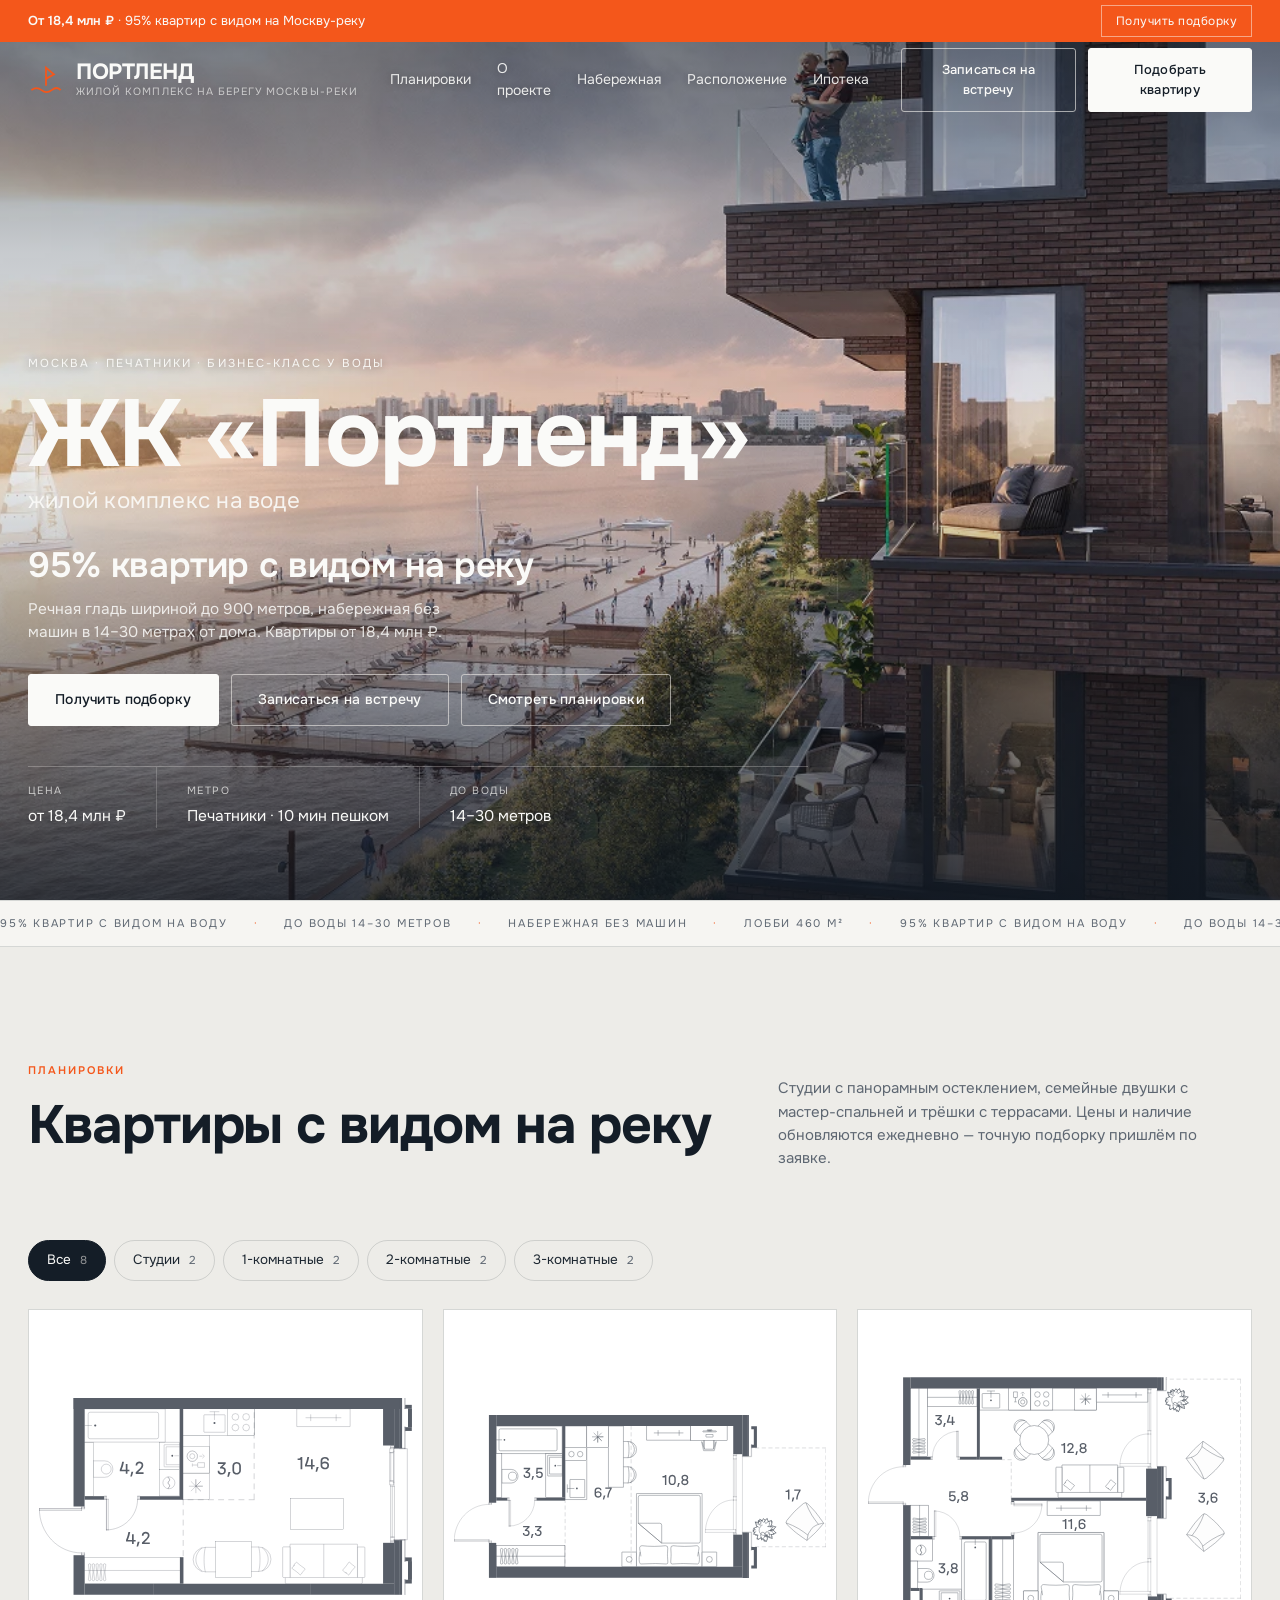
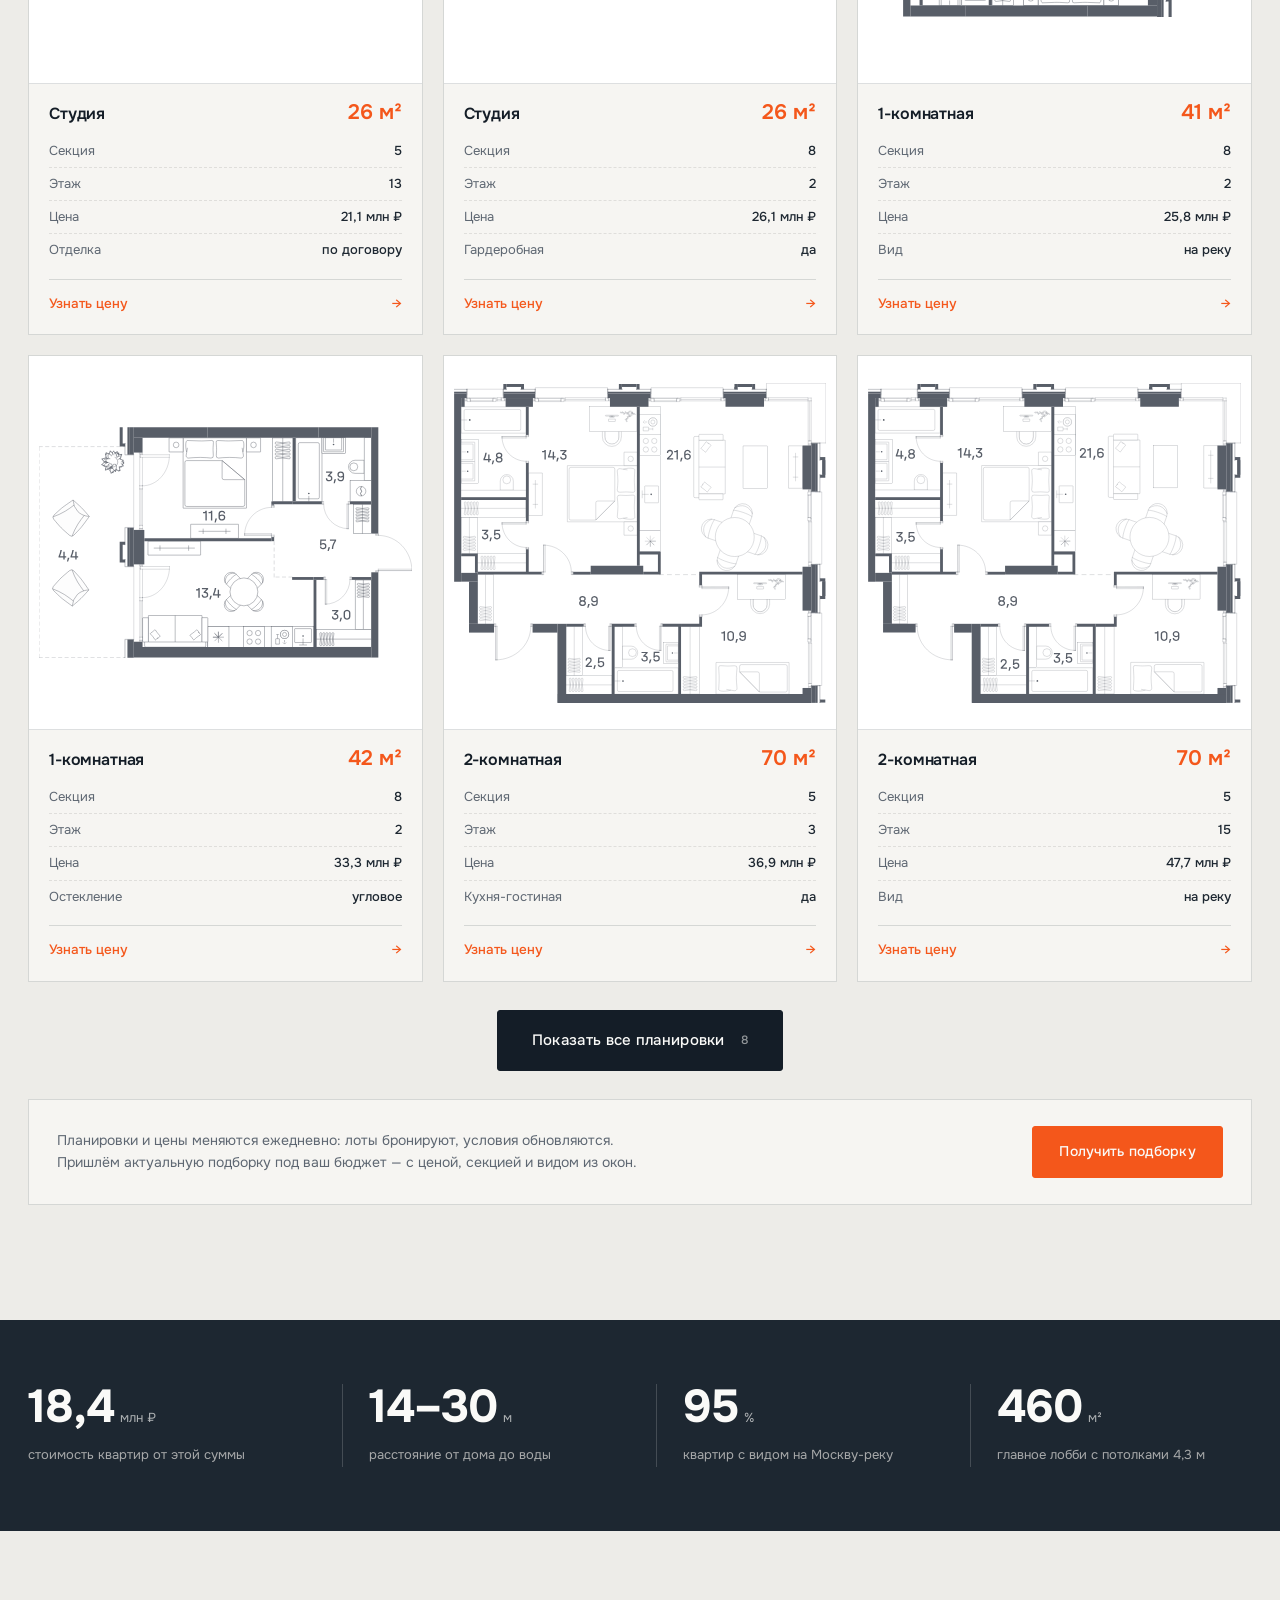
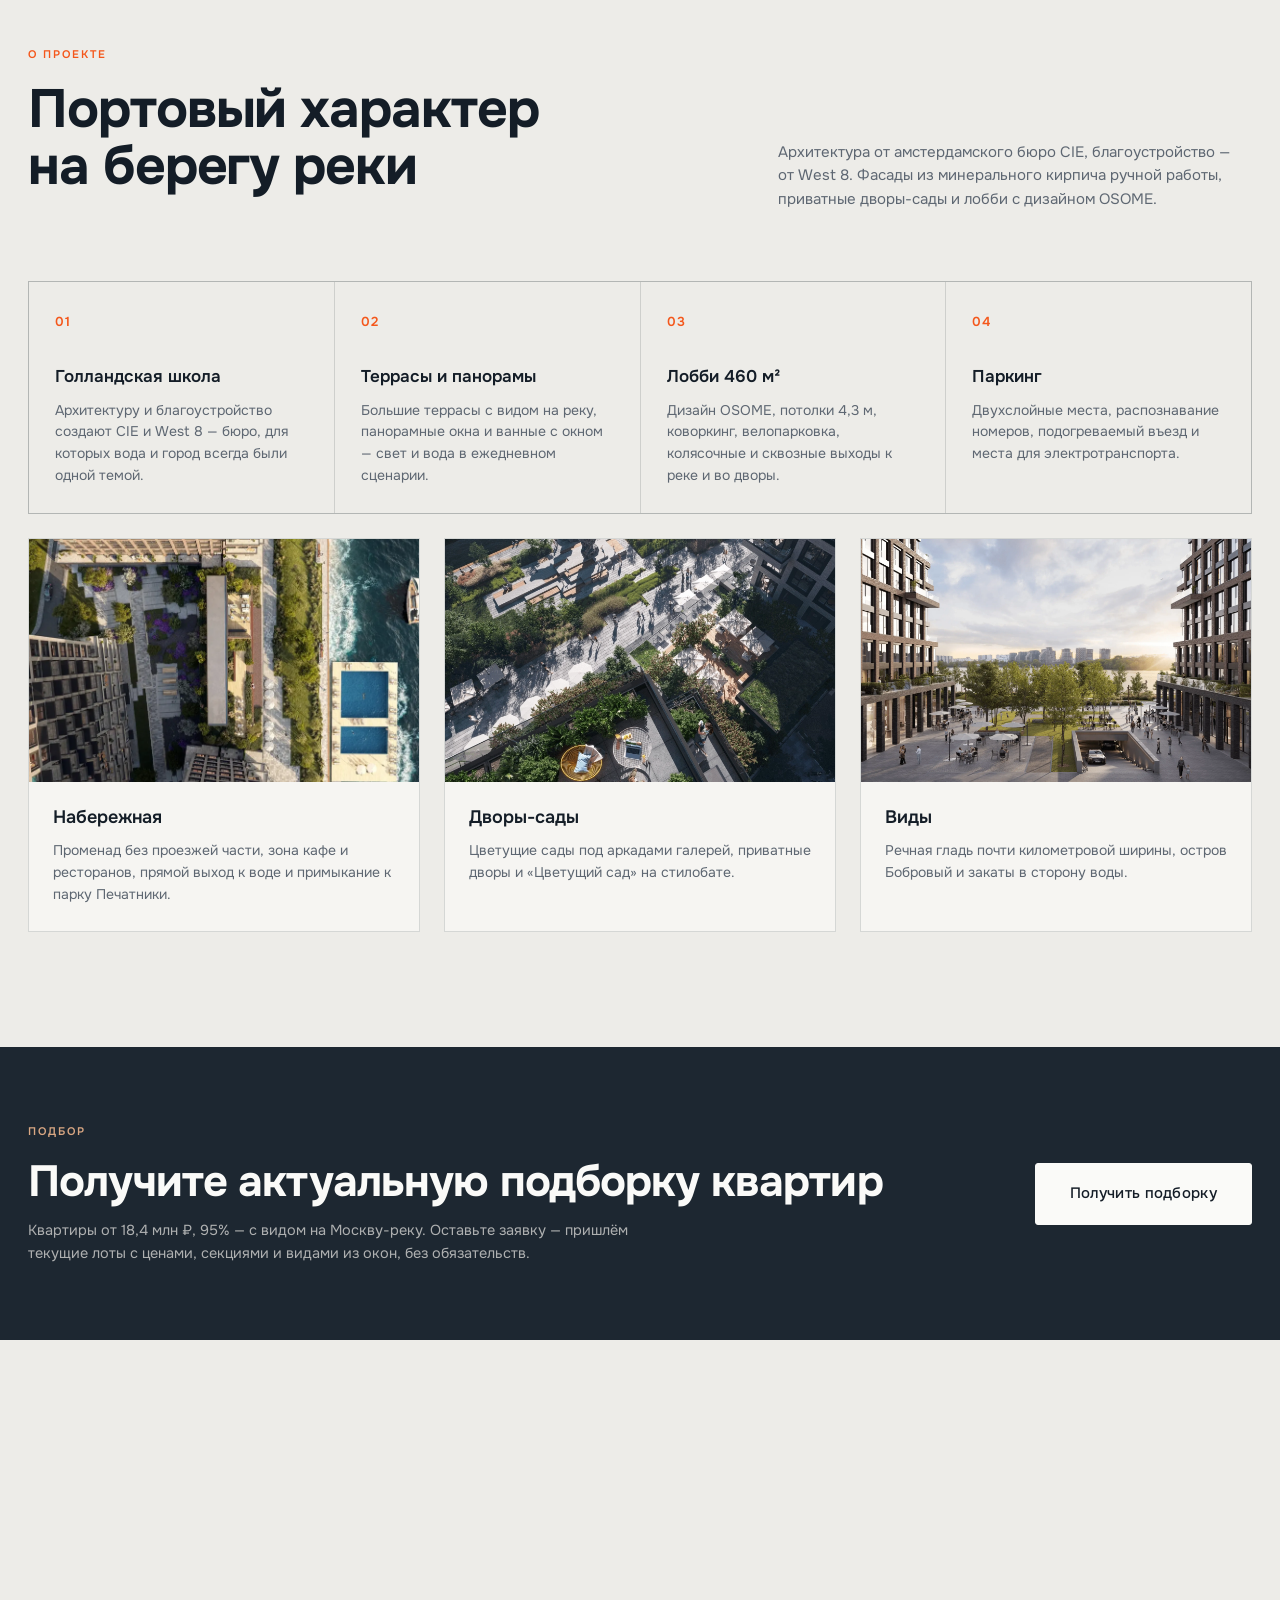
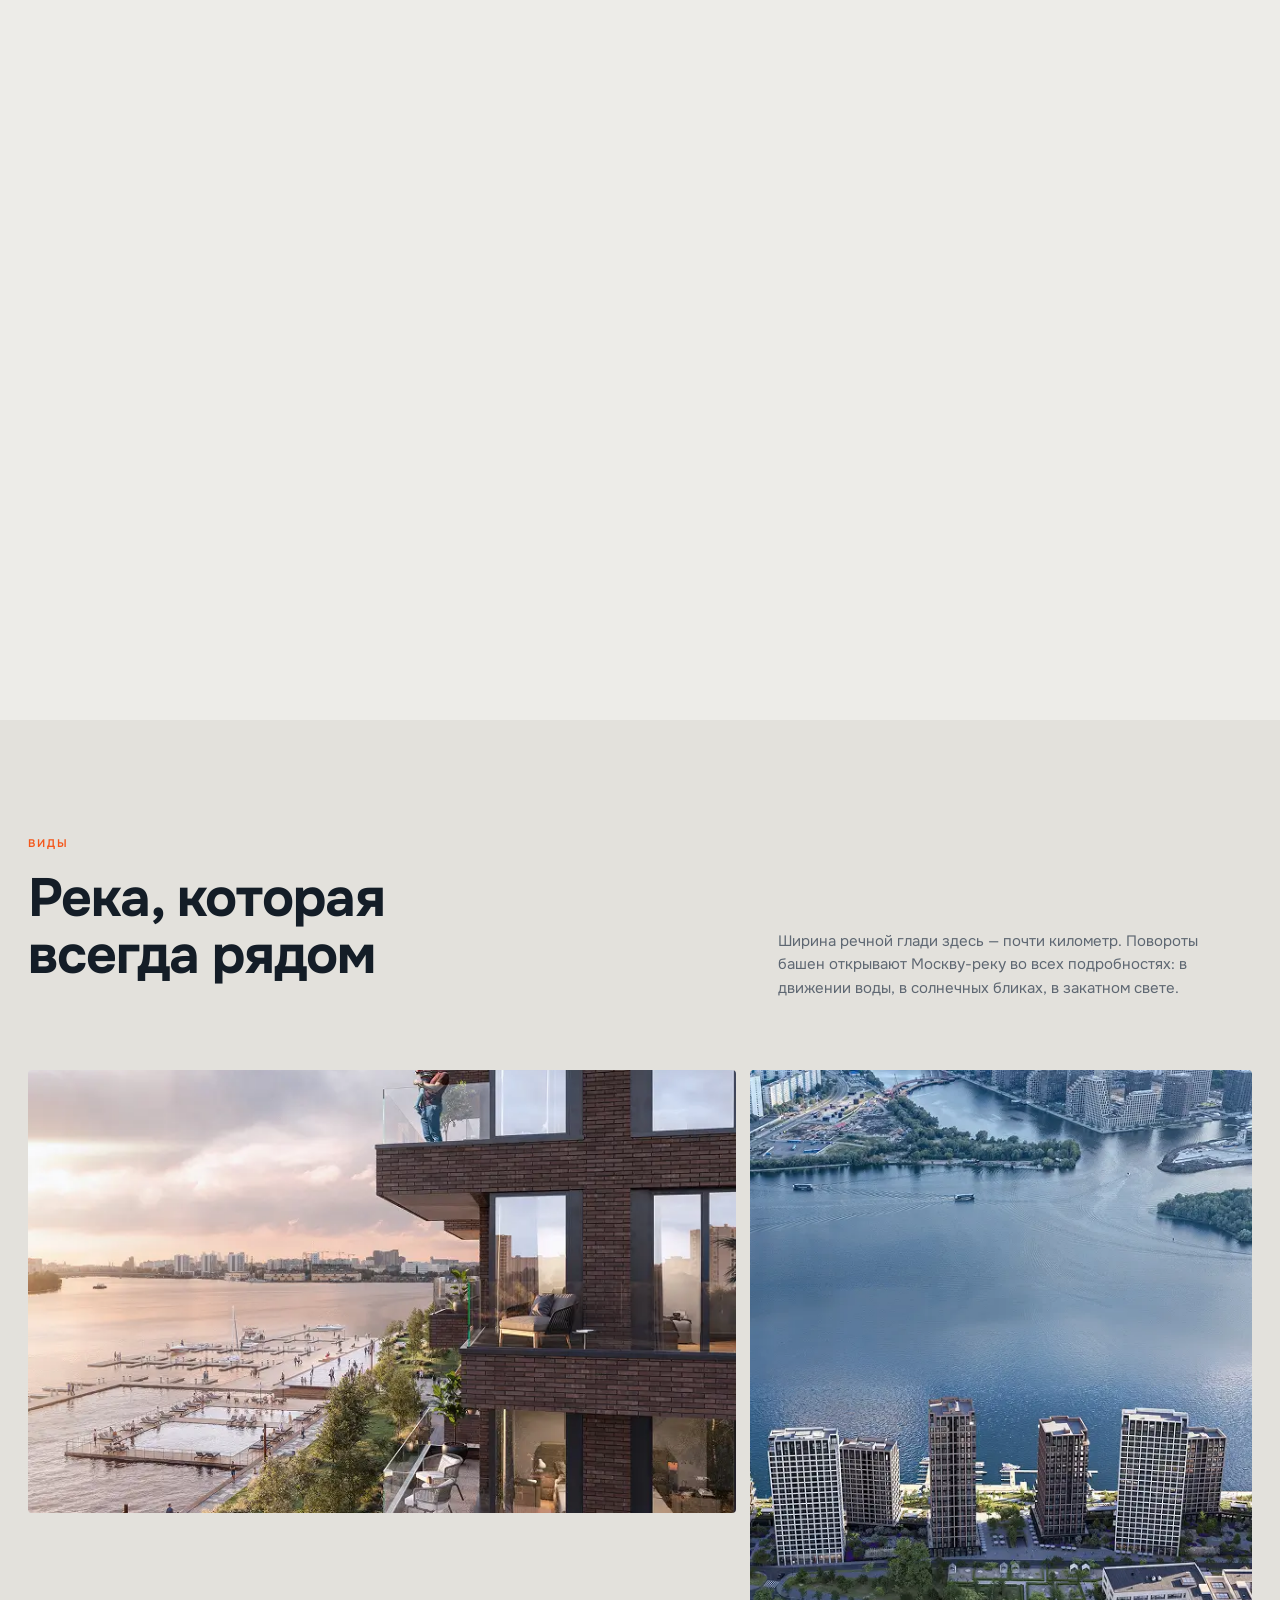
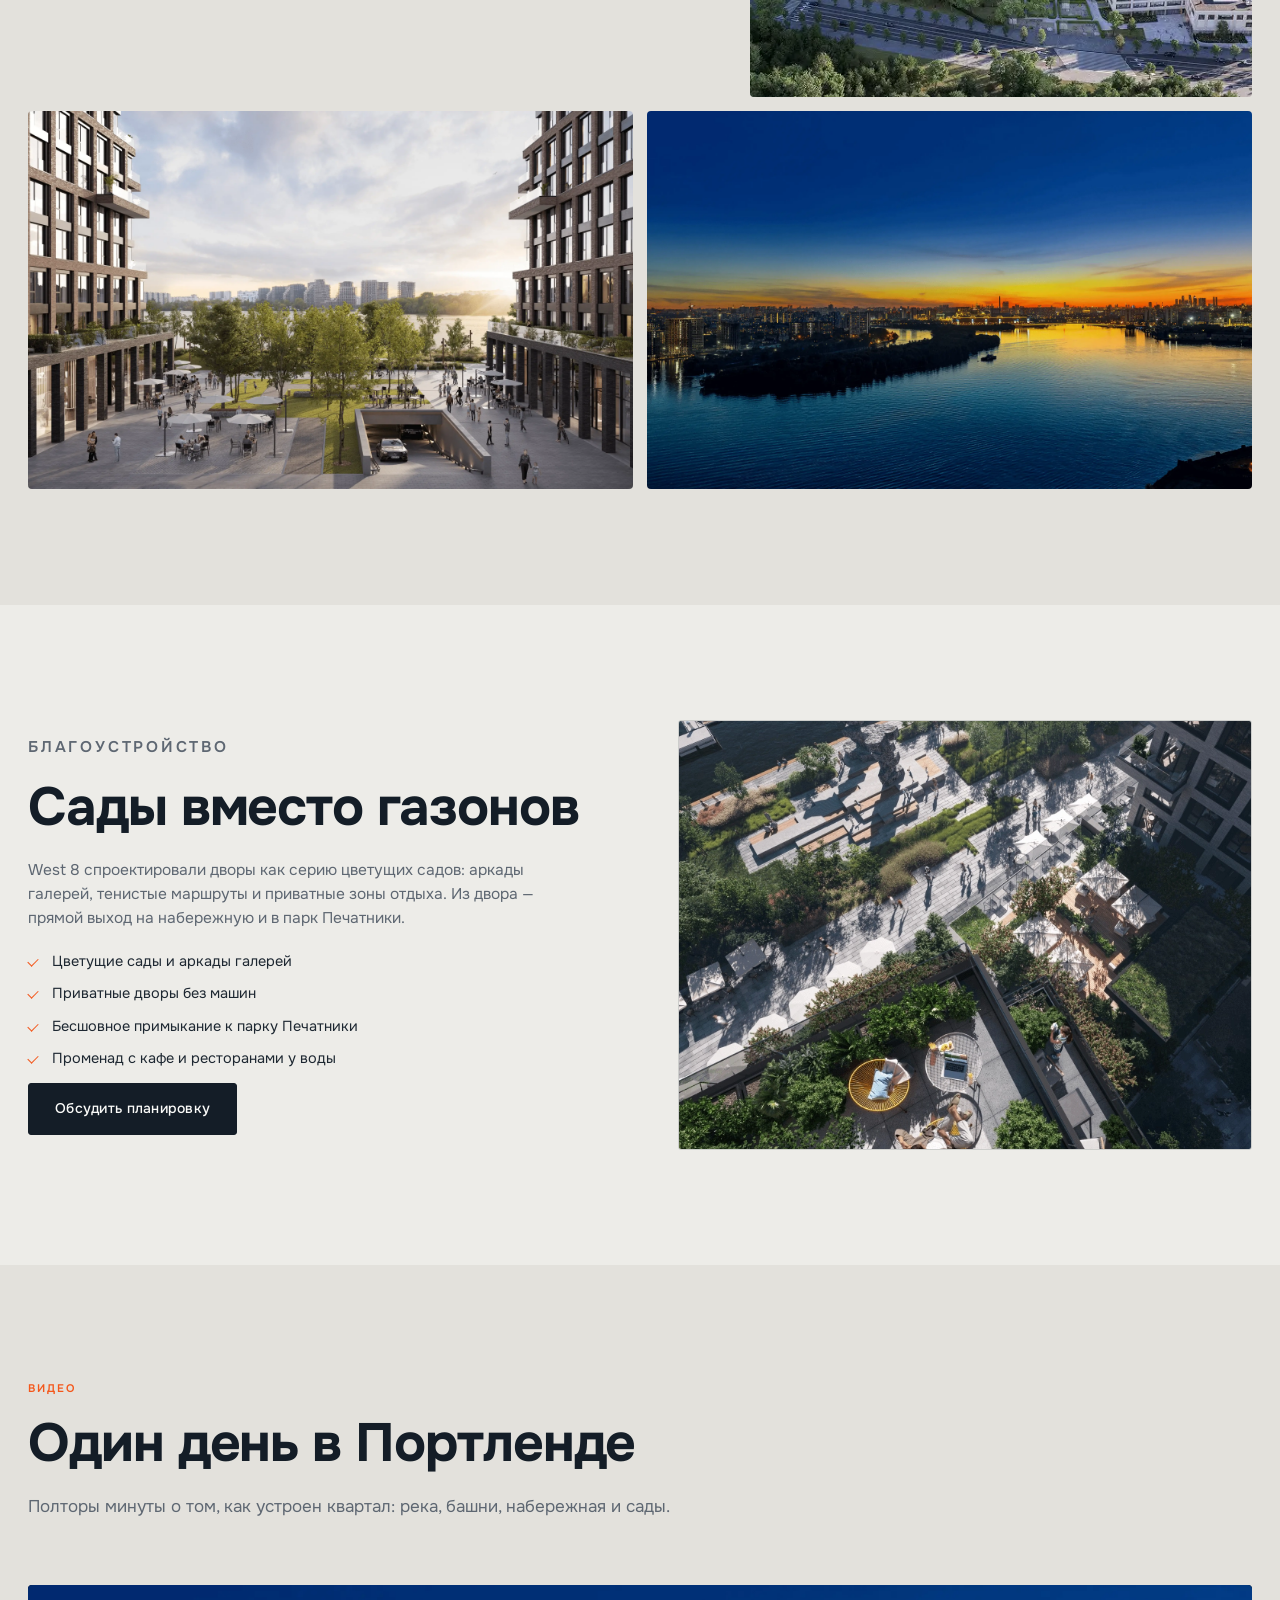
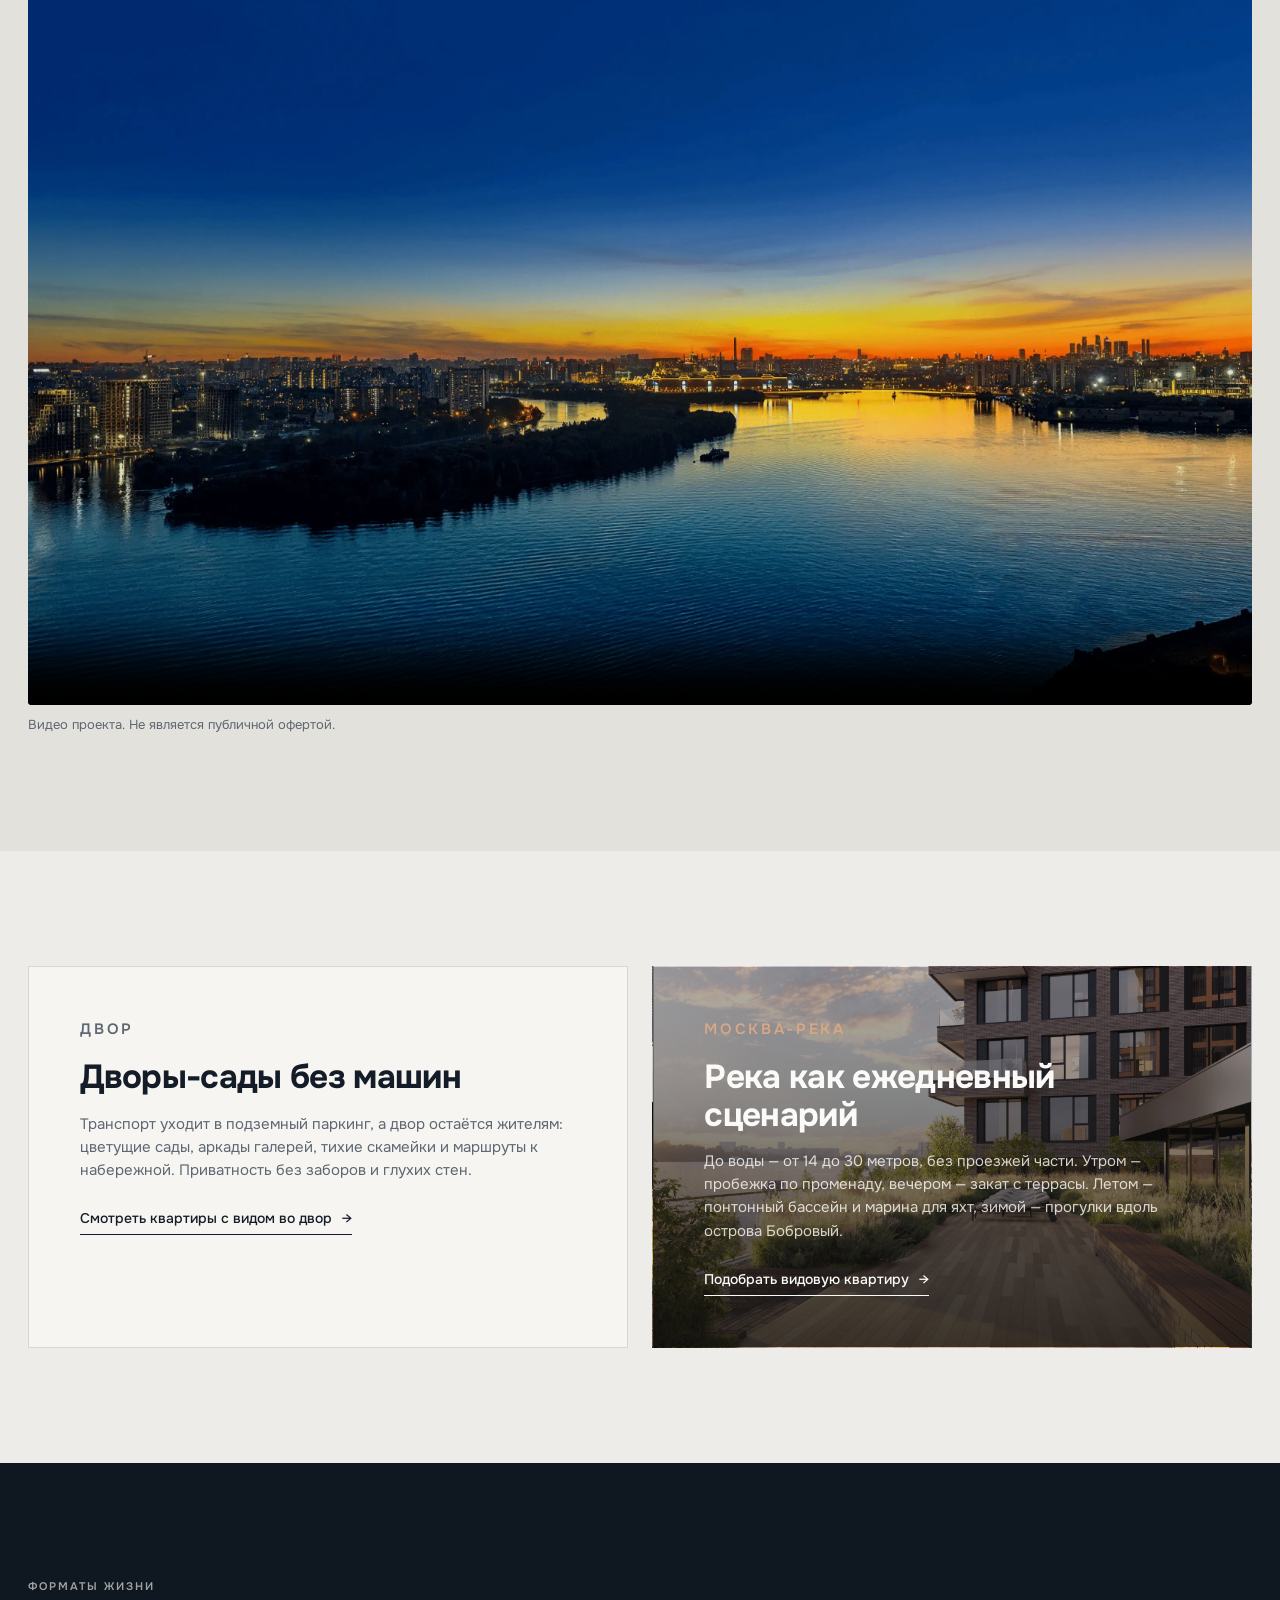
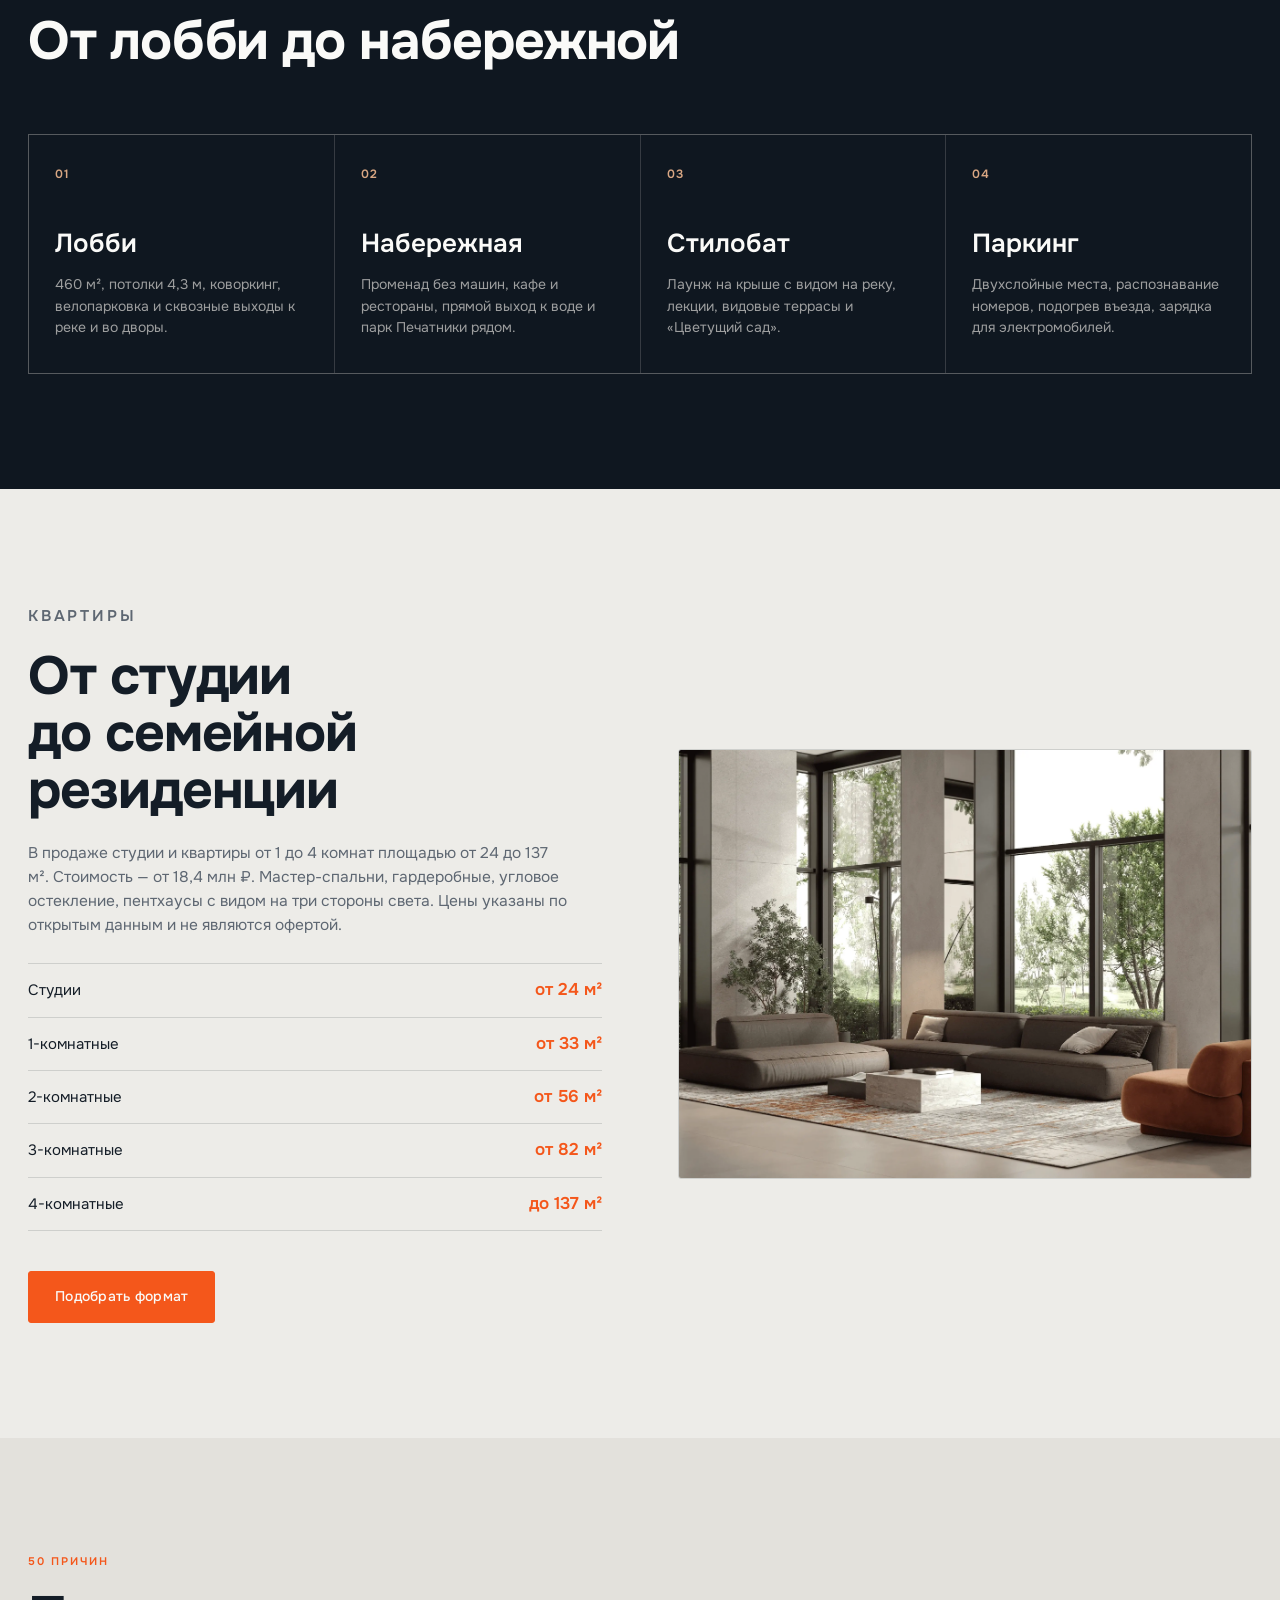
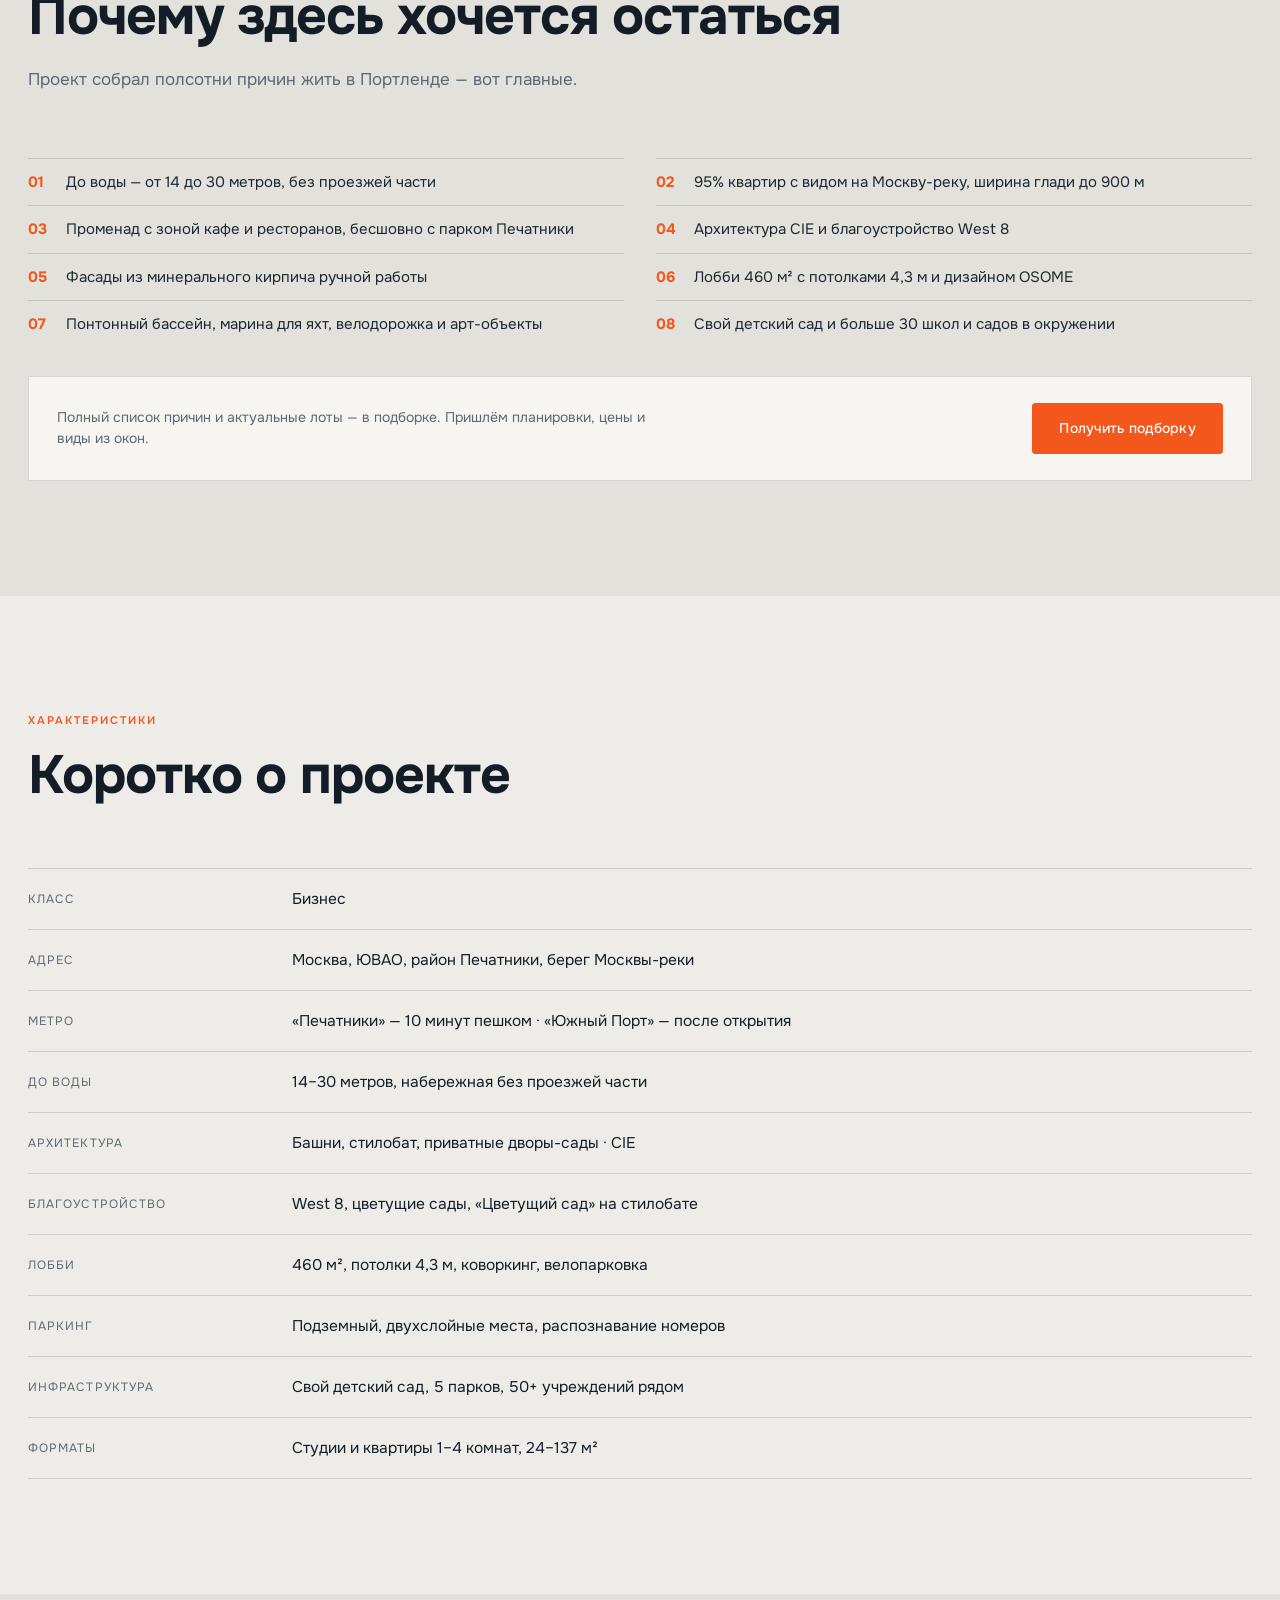
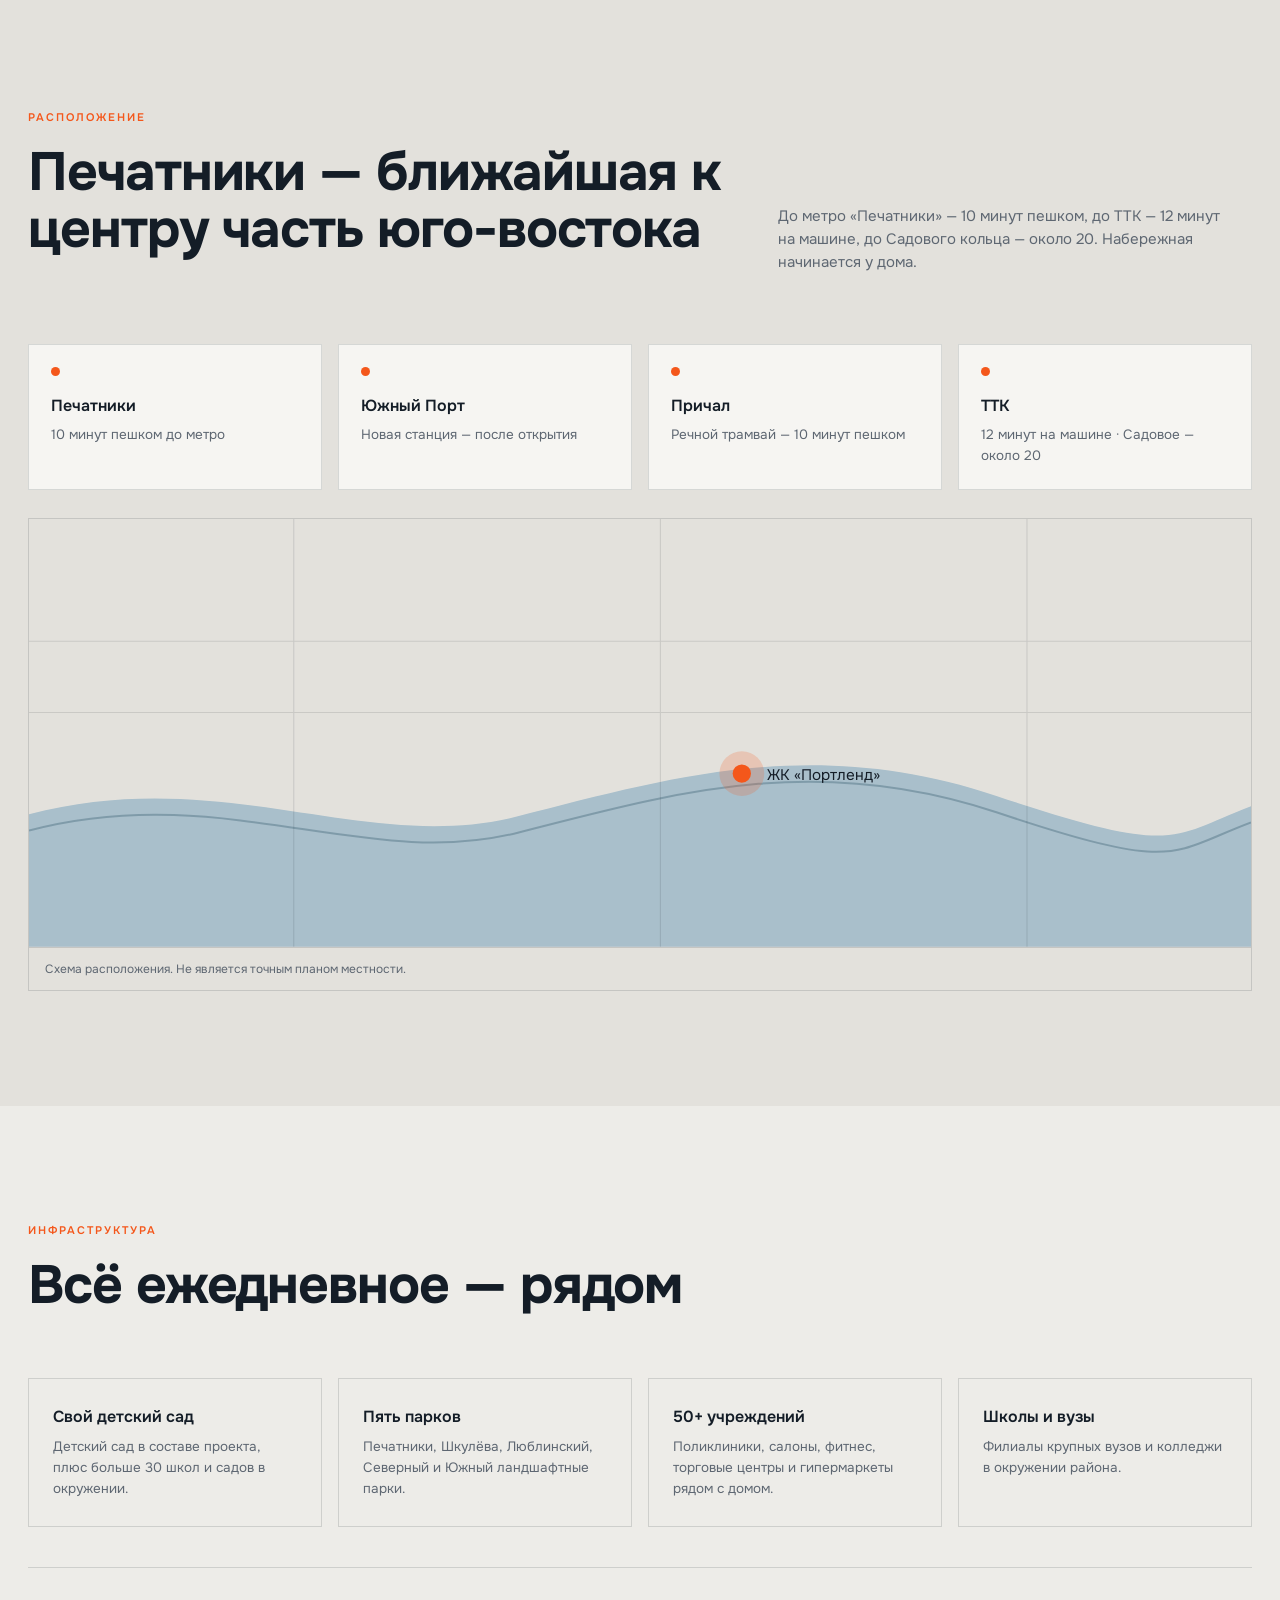
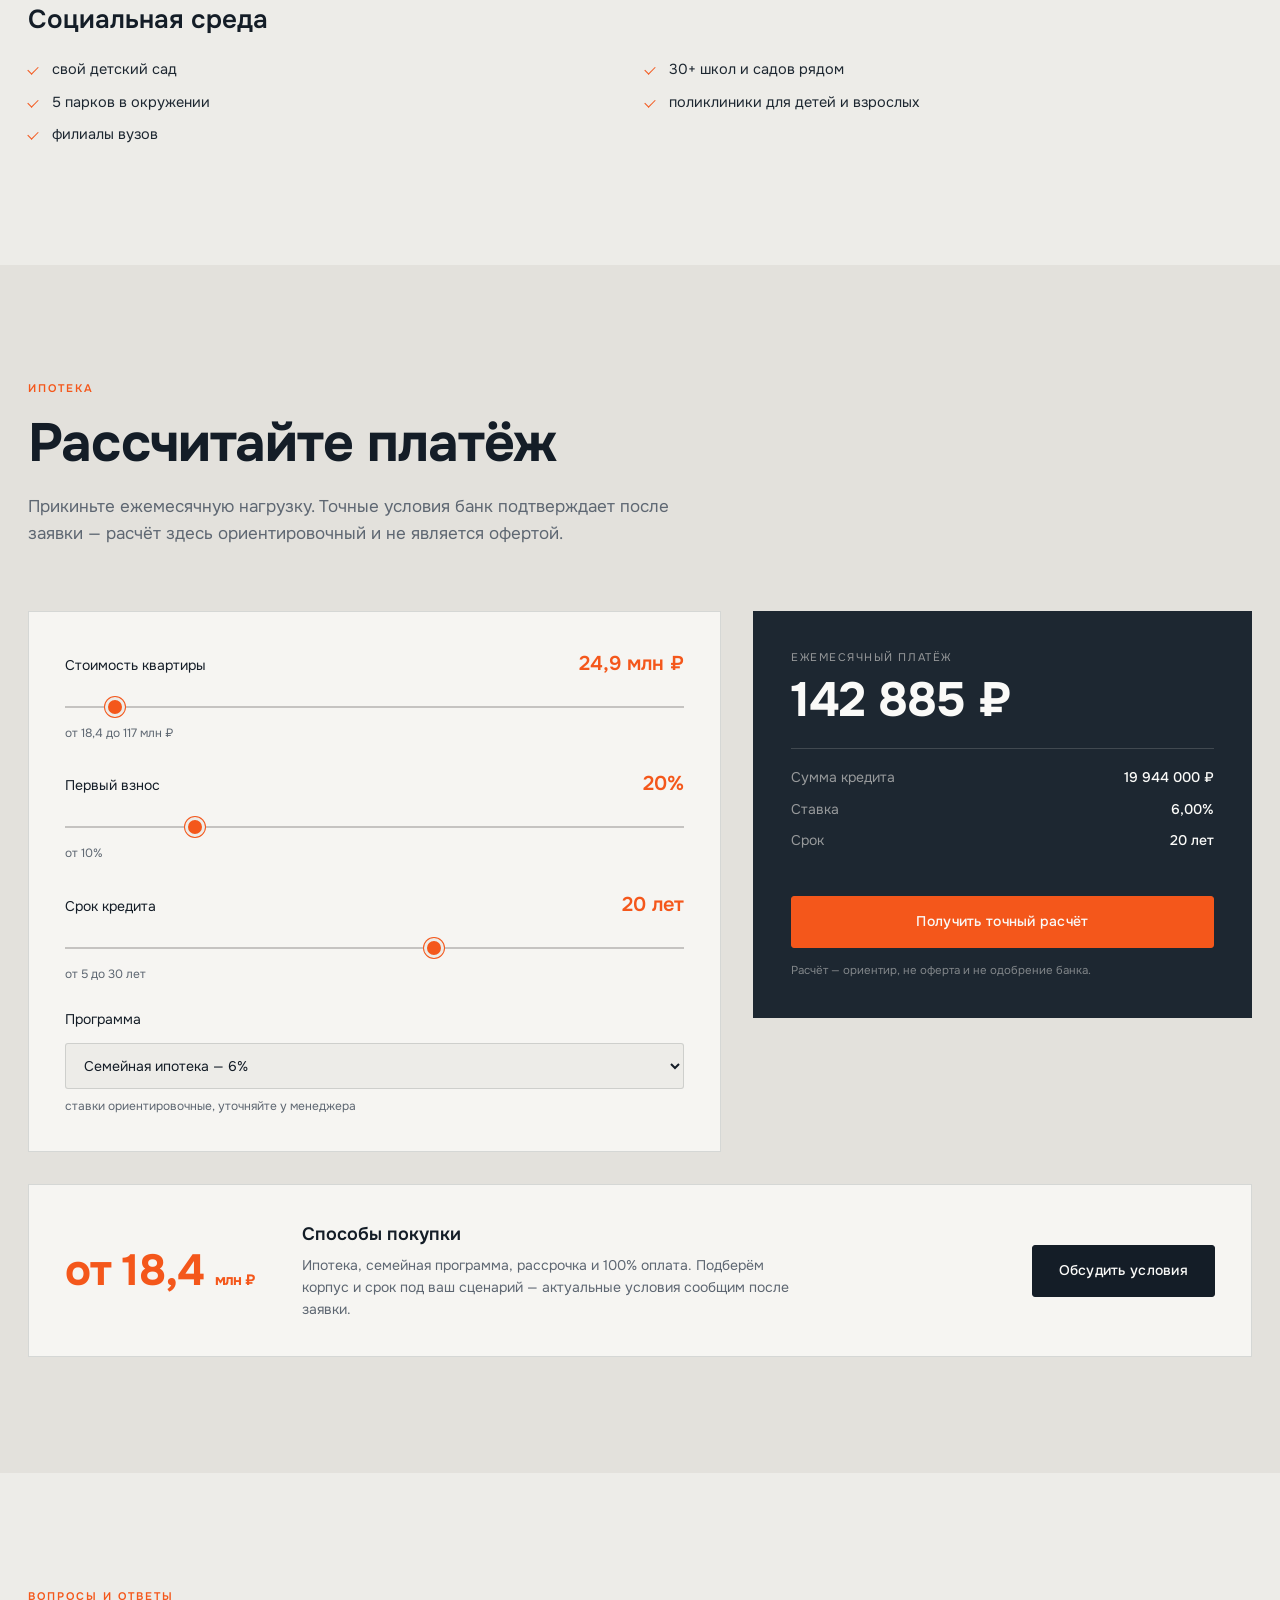
<file: index.html>
<!doctype html>
<html lang="ru">
<head>
<meta charset="utf-8">
<meta name="viewport" content="width=device-width, initial-scale=1">
<title>Купить квартиру в ЖК «Портленд» — цены, планировки, виды на Москву-реку</title>
<meta name="description" content="ЖК «Портленд» в Печатниках на берегу Москвы-реки: квартиры 24–137 м², от 18,4 млн ₽, 95% лотов с видом на воду. Планировки и цены — по заявке.">
<meta name="theme-color" content="#EDECE8">
<meta property="og:type" content="website">
<meta property="og:title" content="Купить квартиру в ЖК «Портленд» — цены, планировки, виды на воду">
<meta property="og:description" content="Квартиры 24–137 м² от 18,4 млн ₽. 95% с видом на Москву-реку, набережная без машин в 14–30 метрах от дома.">
<meta property="og:site_name" content="ЖК «Портленд»">
<meta property="og:url" content="https://portland-msk.ru/">
<meta property="og:locale" content="ru_RU">
<meta property="og:image" content="assets/img/portland/river.webp">
<meta name="twitter:card" content="summary_large_image">
<meta name="twitter:title" content="Купить квартиру в ЖК «Портленд» — цены и планировки">
<meta name="twitter:description" content="Квартиры 24–137 м² от 18,4 млн ₽, 95% с видом на Москву-реку.">
<link rel="preconnect" href="https://fonts.googleapis.com">
<link rel="preconnect" href="https://fonts.gstatic.com" crossorigin>
<link href="https://fonts.googleapis.com/css2?family=Onest:wght@400;500;600;700;800&display=swap" rel="stylesheet">
<link rel="canonical" href="https://portland-msk.ru/">
<link rel="stylesheet" href="assets/css/style.css">
<script type="application/ld+json">
{
  "@context": "https://schema.org",
  "@type": "ApartmentComplex",
  "name": "ЖК «Портленд»",
  "description": "Жилой комплекс бизнес-класса на берегу Москвы-реки в районе Печатники: квартиры 24–137 м², 95% с видом на воду.",
  "url": "https://portland-msk.ru/",
  "address": {
    "@type": "PostalAddress",
    "streetAddress": "район Печатники, берег Москвы-реки",
    "addressLocality": "Москва",
    "addressRegion": "Москва",
    "addressCountry": "RU"
  },
  "amenityFeature": [
    { "@type": "LocationFeatureSpecification", "name": "Набережная без машин", "value": true },
    { "@type": "LocationFeatureSpecification", "name": "Подземный паркинг", "value": true },
    { "@type": "LocationFeatureSpecification", "name": "Свой детский сад", "value": true },
    { "@type": "LocationFeatureSpecification", "name": "Лобби 460 м²", "value": true }
  ],
  "makesOffer": {
    "@type": "Offer",
    "priceCurrency": "RUB",
    "price": "18430000",
    "availability": "https://schema.org/InStock"
  }
}
</script>
<script type="application/ld+json">
{
  "@context": "https://schema.org",
  "@type": "FAQPage",
  "mainEntity": [
    { "@type": "Question", "name": "Сколько стоит квартира в ЖК «Портленд»?", "acceptedAnswer": { "@type": "Answer", "text": "От 18,4 млн ₽. Точная цена зависит от площади, корпуса и этажа — актуальные лоты присылаем по заявке." } },
    { "@type": "Question", "name": "Какие планировки есть в продаже?", "acceptedAnswer": { "@type": "Answer", "text": "Студии от 24 м², 1-комнатные от 33 м², 2-комнатные от 56 м², 3-комнатные от 82 м² и 4-комнатные до 137 м²." } },
    { "@type": "Question", "name": "Где находится ЖК «Портленд»?", "acceptedAnswer": { "@type": "Answer", "text": "Москва, ЮВАО, район Печатники, на берегу Москвы-реки. До метро «Печатники» — около 10 минут пешком." } },
    { "@type": "Question", "name": "Правда ли, что почти все квартиры с видом на воду?", "acceptedAnswer": { "@type": "Answer", "text": "Да, по данным проекта 95% квартир имеют вид на Москву-реку. Ширина речной глади здесь достигает 900 метров." } },
    { "@type": "Question", "name": "Есть ли рассрочка и ипотека?", "acceptedAnswer": { "@type": "Answer", "text": "Да, доступны ипотечные программы и рассрочка. Условия зависят от корпуса и срока — подберём вариант под ваш бюджет по заявке." } },
    { "@type": "Question", "name": "Когда сдача домов?", "acceptedAnswer": { "@type": "Answer", "text": "Проект строится очередями. Точные сроки по конкретному корпусу уточняем по заявке." } }
  ]
}
</script>
</head>
<body>
<a class="skip-link" href="#lead">Перейти к заявке</a>

<div class="promo-bar">
  <div class="container promo-bar__inner">
    <p><strong>От 18,4 млн ₽</strong> · 95% квартир с видом на Москву-реку</p>
    <button type="button" class="promo-bar__btn" data-lead data-context="Верхняя плашка: подборка">Получить подборку</button>
  </div>
</div>

<header class="header" id="header">
  <div class="container header__inner">
    <a class="brand" href="#top" aria-label="На главную">
      <span class="brand__mark" aria-hidden="true">
        <svg viewBox="0 0 32 32" fill="none"><path d="M3 25c3-2.4 6-2.4 9 0s6 2.4 9 0 6-2.4 8 0" stroke="currentColor" stroke-width="1.6"/><path d="M16 21V5l7 6-7 4" stroke="currentColor" stroke-width="1.6"/></svg>
      </span>
      <span class="brand__text">
        <span class="brand__name" id="brandName">Портленд</span>
        <span class="brand__sub">жилой комплекс на берегу Москвы-реки</span>
      </span>
    </a>
    <nav class="nav" aria-label="Основная навигация">
      <a href="#plans">Планировки</a>
      <a href="#about">О проекте</a>
      <a href="#embankment">Набережная</a>
      <a href="#location">Расположение</a>
      <a href="#mortgage">Ипотека</a>
    </nav>
    <div class="header__actions">
      <button type="button" class="btn btn--outline btn--sm header__meeting" data-lead data-mode="meeting" data-context="Запись на встречу из шапки">Записаться на встречу</button>
      <button type="button" class="btn btn--dark btn--sm" data-lead data-context="Заявка из шапки">Подобрать квартиру</button>
      <button type="button" class="burger" id="burger" aria-label="Меню" aria-expanded="false" aria-controls="mobileNav">
        <span></span><span></span>
      </button>
    </div>
  </div>
  <div class="mobile-nav" id="mobileNav" hidden>
    <a href="#plans">Планировки</a>
    <a href="#about">О проекте</a>
    <a href="#embankment">Набережная</a>
    <a href="#location">Расположение</a>
    <a href="#mortgage">Ипотека</a>
    <button type="button" class="btn btn--outline btn--sm" data-lead data-mode="meeting" data-context="Запись на встречу из мобильного меню">Записаться на встречу</button>
    <button type="button" class="btn btn--clay" data-lead data-context="Заявка из мобильного меню">Подобрать квартиру</button>
  </div>
</header>

<main id="top">

  <section class="hero">
    <div class="hero__media" aria-hidden="true">
      <img src="assets/img/portland/river.webp" alt="ЖК «Портленд» на берегу Москвы-реки" width="1920" height="1080" fetchpriority="high" decoding="async">
    </div>
    <div class="hero__veil" aria-hidden="true"></div>
    <div class="container hero__content">
      <p class="hero__label">Москва · Печатники · бизнес-класс у воды</p>
      <h1 class="hero__title">ЖК «Портленд» <span class="hero__h1-line">жилой комплекс на воде</span></h1>
      <p class="hero__offer">95% квартир с видом на реку</p>
      <p class="hero__lead">Речная гладь шириной до 900 метров, набережная без машин в 14–30 метрах от дома. Квартиры от 18,4 млн ₽.</p>
      <div class="hero__actions">
        <button type="button" class="btn btn--light" data-lead data-context="Главный экран: получить подборку">Получить подборку</button>
        <button type="button" class="btn btn--ghost-hero" data-lead data-mode="meeting" data-context="Запись на встречу с менеджером">Записаться на встречу</button>
        <a class="btn btn--ghost-hero" href="#plans">Смотреть планировки</a>
      </div>
      <ul class="hero__facts">
        <li><span>Цена</span>от 18,4 млн ₽</li>
        <li><span>Метро</span>Печатники · 10 мин пешком</li>
        <li><span>До воды</span>14–30 метров</li>
      </ul>
    </div>
  </section>

  <div class="marquee" aria-hidden="true">
    <div class="marquee__track">
      <span>95% квартир с видом на воду</span><span>·</span><span>До воды 14–30 метров</span><span>·</span><span>Набережная без машин</span><span>·</span><span>Лобби 460 м²</span><span>·</span>
      <span>95% квартир с видом на воду</span><span>·</span><span>До воды 14–30 метров</span><span>·</span><span>Набережная без машин</span><span>·</span><span>Лобби 460 м²</span><span>·</span>
    </div>
  </div>

  <section class="section" id="plans">
    <div class="container">
      <header class="section__head section__head--split">
        <div>
          <p class="eyebrow">Планировки</p>
          <h2 class="section__title">Квартиры с видом на реку</h2>
        </div>
        <p class="section__aside">Студии с панорамным остеклением, семейные двушки с мастер-спальней и трёшки с террасами. Цены и наличие обновляются ежедневно — точную подборку пришлём по заявке.</p>
      </header>

      <div class="plans-tabs" role="group" aria-label="Фильтр по количеству комнат">
        <button type="button" class="plans-tab is-active" data-plan-filter="all" aria-pressed="true">Все <span>8</span></button>
        <button type="button" class="plans-tab" data-plan-filter="0" aria-pressed="false">Студии <span>2</span></button>
        <button type="button" class="plans-tab" data-plan-filter="1" aria-pressed="false">1-комнатные <span>2</span></button>
        <button type="button" class="plans-tab" data-plan-filter="2" aria-pressed="false">2-комнатные <span>2</span></button>
        <button type="button" class="plans-tab" data-plan-filter="3" aria-pressed="false">3-комнатные <span>2</span></button>
      </div>

      <div class="plans-grid" id="plansGrid">

        <article class="plan-card" data-rooms="0" data-lead data-context="Планировка: студия 26 м², секция 5, этаж 13">
          <div class="plan-card__media">
            <img src="assets/plans/plan-st-1.svg" alt="Планировка студии 26 м²" loading="lazy">
          </div>
          <div class="plan-card__body">
            <div class="plan-card__top">
              <h3 class="plan-card__type">Студия</h3>
              <p class="plan-card__area">26 м²</p>
            </div>
            <ul class="plan-card__specs">
              <li>Секция <span>5</span></li>
              <li>Этаж <span>13</span></li>
              <li>Цена <span>21,1 млн ₽</span></li>
              <li>Отделка <span>по договору</span></li>
            </ul>
            <span class="plan-card__cta">Узнать цену <i>→</i></span>
          </div>
        </article>

        <article class="plan-card" data-rooms="0" data-lead data-context="Планировка: студия 26 м², секция 8, этаж 2">
          <div class="plan-card__media">
            <img src="assets/plans/plan-st-2.svg" alt="Планировка студии 26 м² с гардеробной" loading="lazy">
          </div>
          <div class="plan-card__body">
            <div class="plan-card__top">
              <h3 class="plan-card__type">Студия</h3>
              <p class="plan-card__area">26 м²</p>
            </div>
            <ul class="plan-card__specs">
              <li>Секция <span>8</span></li>
              <li>Этаж <span>2</span></li>
              <li>Цена <span>26,1 млн ₽</span></li>
              <li>Гардеробная <span>да</span></li>
            </ul>
            <span class="plan-card__cta">Узнать цену <i>→</i></span>
          </div>
        </article>

        <article class="plan-card" data-rooms="1" data-lead data-context="Планировка: 1-комнатная 41 м², секция 8, этаж 2">
          <div class="plan-card__media">
            <img src="assets/plans/plan-1k-1.svg" alt="Планировка 1-комнатной квартиры 41 м²" loading="lazy">
          </div>
          <div class="plan-card__body">
            <div class="plan-card__top">
              <h3 class="plan-card__type">1-комнатная</h3>
              <p class="plan-card__area">41 м²</p>
            </div>
            <ul class="plan-card__specs">
              <li>Секция <span>8</span></li>
              <li>Этаж <span>2</span></li>
              <li>Цена <span>25,8 млн ₽</span></li>
              <li>Вид <span>на реку</span></li>
            </ul>
            <span class="plan-card__cta">Узнать цену <i>→</i></span>
          </div>
        </article>

        <article class="plan-card" data-rooms="1" data-lead data-context="Планировка: 1-комнатная 42 м², секция 8, этаж 2">
          <div class="plan-card__media">
            <img src="assets/plans/plan-1k-2.svg" alt="Планировка 1-комнатной квартиры 42 м² с угловым остеклением" loading="lazy">
          </div>
          <div class="plan-card__body">
            <div class="plan-card__top">
              <h3 class="plan-card__type">1-комнатная</h3>
              <p class="plan-card__area">42 м²</p>
            </div>
            <ul class="plan-card__specs">
              <li>Секция <span>8</span></li>
              <li>Этаж <span>2</span></li>
              <li>Цена <span>33,3 млн ₽</span></li>
              <li>Остекление <span>угловое</span></li>
            </ul>
            <span class="plan-card__cta">Узнать цену <i>→</i></span>
          </div>
        </article>

        <article class="plan-card" data-rooms="2" data-lead data-context="Планировка: 2-комнатная 70 м², секция 5, этаж 3">
          <div class="plan-card__media">
            <img src="assets/plans/plan-2k-1.svg" alt="Планировка 2-комнатной квартиры 70 м²" loading="lazy">
          </div>
          <div class="plan-card__body">
            <div class="plan-card__top">
              <h3 class="plan-card__type">2-комнатная</h3>
              <p class="plan-card__area">70 м²</p>
            </div>
            <ul class="plan-card__specs">
              <li>Секция <span>5</span></li>
              <li>Этаж <span>3</span></li>
              <li>Цена <span>36,9 млн ₽</span></li>
              <li>Кухня-гостиная <span>да</span></li>
            </ul>
            <span class="plan-card__cta">Узнать цену <i>→</i></span>
          </div>
        </article>

        <article class="plan-card" data-rooms="2" data-lead data-context="Планировка: 2-комнатная 70 м², секция 5, этаж 15">
          <div class="plan-card__media">
            <img src="assets/plans/plan-2k-2.svg" alt="Планировка 2-комнатной квартиры 70 м² с гардеробной" loading="lazy">
          </div>
          <div class="plan-card__body">
            <div class="plan-card__top">
              <h3 class="plan-card__type">2-комнатная</h3>
              <p class="plan-card__area">70 м²</p>
            </div>
            <ul class="plan-card__specs">
              <li>Секция <span>5</span></li>
              <li>Этаж <span>15</span></li>
              <li>Цена <span>47,7 млн ₽</span></li>
              <li>Вид <span>на реку</span></li>
            </ul>
            <span class="plan-card__cta">Узнать цену <i>→</i></span>
          </div>
        </article>

        <article class="plan-card" data-rooms="3" data-lead data-context="Планировка: 3-комнатная 88 м², секция 7, этаж 10">
          <div class="plan-card__media">
            <img src="assets/plans/plan-3k-1.svg" alt="Планировка 3-комнатной квартиры 88 м²" loading="lazy">
          </div>
          <div class="plan-card__body">
            <div class="plan-card__top">
              <h3 class="plan-card__type">3-комнатная</h3>
              <p class="plan-card__area">88 м²</p>
            </div>
            <ul class="plan-card__specs">
              <li>Секция <span>7</span></li>
              <li>Этаж <span>10</span></li>
              <li>Цена <span>70,9 млн ₽</span></li>
              <li>Мастер-спальня <span>да</span></li>
            </ul>
            <span class="plan-card__cta">Узнать цену <i>→</i></span>
          </div>
        </article>

        <article class="plan-card" data-rooms="3" data-lead data-context="Планировка: 3-комнатная 105 м², секция 5, этаж 7">
          <div class="plan-card__media">
            <img src="assets/plans/plan-3k-2.svg" alt="Планировка 3-комнатной квартиры 105 м² с террасой" loading="lazy">
          </div>
          <div class="plan-card__body">
            <div class="plan-card__top">
              <h3 class="plan-card__type">3-комнатная</h3>
              <p class="plan-card__area">105 м²</p>
            </div>
            <ul class="plan-card__specs">
              <li>Секция <span>5</span></li>
              <li>Этаж <span>7</span></li>
              <li>Цена <span>78 млн ₽</span></li>
              <li>Терраса <span>да</span></li>
            </ul>
            <span class="plan-card__cta">Узнать цену <i>→</i></span>
          </div>
        </article>

      </div>

      <div class="plans-more" id="plansMoreWrap" hidden>
        <button type="button" class="btn btn--dark btn--lg" id="plansMore" aria-controls="plansGrid" aria-expanded="false">
          Показать все планировки <span>8</span>
        </button>
      </div>

      <div class="plans-note">
        <p>Планировки и цены меняются ежедневно: лоты бронируют, условия обновляются. Пришлём актуальную подборку под ваш бюджет — с ценой, секцией и видом из окон.</p>
        <button type="button" class="btn btn--clay" data-lead data-context="Подборка по всем планировкам">Получить подборку</button>
      </div>
    </div>
  </section>

  <section class="stats" aria-label="Ключевые цифры">
    <div class="container stats__grid">
      <div class="stat">
        <span class="stat__num">18,4<small>млн ₽</small></span>
        <span class="stat__label">стоимость квартир от этой суммы</span>
      </div>
      <div class="stat">
        <span class="stat__num">14–30<small>м</small></span>
        <span class="stat__label">расстояние от дома до воды</span>
      </div>
      <div class="stat">
        <span class="stat__num">95<small>%</small></span>
        <span class="stat__label">квартир с видом на Москву-реку</span>
      </div>
      <div class="stat">
        <span class="stat__num">460<small>м²</small></span>
        <span class="stat__label">главное лобби с потолками 4,3 м</span>
      </div>
    </div>
  </section>

  <section class="section" id="about">
    <div class="container">
      <header class="section__head section__head--split">
        <div>
          <p class="eyebrow">О проекте</p>
          <h2 class="section__title">Портовый характер на берегу реки</h2>
        </div>
        <p class="section__aside">Архитектура от амстердамского бюро CIE, благоустройство — от West 8. Фасады из минерального кирпича ручной работы, приватные дворы-сады и лобби с дизайном OSOME.</p>
      </header>

      <div class="cards-4">
        <article class="feature-card" data-lead data-context="Интерес: архитектура CIE и West 8">
          <span class="feature-card__num">01</span>
          <h3>Голландская школа</h3>
          <p>Архитектуру и благоустройство создают CIE и West 8 — бюро, для которых вода и город всегда были одной темой.</p>
          <span class="feature-card__arrow" aria-hidden="true">→</span>
        </article>
        <article class="feature-card" data-lead data-context="Интерес: террасы и панорамные окна">
          <span class="feature-card__num">02</span>
          <h3>Террасы и панорамы</h3>
          <p>Большие террасы с видом на реку, панорамные окна и ванные с окном — свет и вода в ежедневном сценарии.</p>
          <span class="feature-card__arrow" aria-hidden="true">→</span>
        </article>
        <article class="feature-card" data-lead data-context="Интерес: лобби 460 м²">
          <span class="feature-card__num">03</span>
          <h3>Лобби 460 м²</h3>
          <p>Дизайн OSOME, потолки 4,3 м, коворкинг, велопарковка, колясочные и сквозные выходы к реке и во дворы.</p>
          <span class="feature-card__arrow" aria-hidden="true">→</span>
        </article>
        <article class="feature-card" data-lead data-context="Интерес: паркинг нового поколения">
          <span class="feature-card__num">04</span>
          <h3>Паркинг</h3>
          <p>Двухслойные места, распознавание номеров, подогреваемый въезд и места для электротранспорта.</p>
          <span class="feature-card__arrow" aria-hidden="true">→</span>
        </article>
      </div>

      <div class="cards-3 cards-3--media">
        <article class="media-card" data-lead data-context="Интерес: набережная">
          <div class="media-card__img"><img src="assets/img/portland/embankment-1.webp" alt="Набережная Москвы-реки у ЖК «Портленд»" loading="lazy" width="1600" height="1000"></div>
          <div class="media-card__body">
            <h3>Набережная</h3>
            <p>Променад без проезжей части, зона кафе и ресторанов, прямой выход к воде и примыкание к парку Печатники.</p>
          </div>
        </article>
        <article class="media-card" data-lead data-context="Интерес: благоустройство и сады">
          <div class="media-card__img"><img src="assets/img/portland/landscaping.webp" alt="Приватные дворы-сады с озеленением" loading="lazy" width="1600" height="1000"></div>
          <div class="media-card__body">
            <h3>Дворы-сады</h3>
            <p>Цветущие сады под аркадами галерей, приватные дворы и «Цветущий сад» на стилобате.</p>
          </div>
        </article>
        <article class="media-card" data-lead data-context="Интерес: виды на реку">
          <div class="media-card__img"><img src="assets/img/portland/views-1.webp" alt="Вид на Москву-реку из квартиры" loading="lazy" width="1600" height="1000"></div>
          <div class="media-card__body">
            <h3>Виды</h3>
            <p>Речная гладь почти километровой ширины, остров Бобровый и закаты в сторону воды.</p>
          </div>
        </article>
      </div>
    </div>
  </section>

  <section class="cta-band">
    <div class="container cta-band__inner">
      <div>
        <p class="eyebrow eyebrow--light">Подбор</p>
        <h2 class="cta-band__title">Получите актуальную подборку квартир</h2>
        <p class="cta-band__text">Квартиры от 18,4 млн ₽, 95% — с видом на Москву-реку. Оставьте заявку — пришлём текущие лоты с ценами, секциями и видами из окон, без обязательств.</p>
      </div>
      <button type="button" class="btn btn--light btn--lg" data-lead data-context="Блок подбора: актуальная подборка">Получить подборку</button>
    </div>
  </section>

  <section class="section" id="architecture">
    <div class="container">
      <header class="section__head">
        <p class="eyebrow">Архитектура</p>
        <h2 class="section__title">Три уровня у воды</h2>
        <p class="section__lead">Башни с разворотом к реке, стилобат с общественной жизнью и приватные дворы-сады. Всё связано галереями и выходами к набережной.</p>
      </header>

      <div class="arch">
        <article class="arch__item" data-lead data-context="Интерес: башни у воды">
          <div class="arch__art"><img src="assets/img/portland/hero-2.webp" alt="Башни жилого комплекса у воды" loading="lazy" width="1600" height="1000"></div>
          <span class="arch__num">01</span>
          <h3>Башни</h3>
          <p>Разворот корпусов к реке: виды на воду открываются из большинства квартир.</p>
        </article>
        <article class="arch__item" data-lead data-context="Интерес: стилобат">
          <div class="arch__art"><img src="assets/img/portland/stylobate.webp" alt="Стилобат с террасами и кафе" loading="lazy" width="1600" height="1000"></div>
          <span class="arch__num">02</span>
          <h3>Стилобат</h3>
          <p>Лаунж на крыше, площадка для лекций, открытые террасы ресторанов и фитнес-студия.</p>
        </article>
        <article class="arch__item" data-lead data-context="Интерес: дворы-сады">
          <div class="arch__art"><img src="assets/img/portland/landscaping-2.webp" alt="Приватный двор-сад" loading="lazy" width="1600" height="1000"></div>
          <span class="arch__num">03</span>
          <h3>Сады</h3>
          <p>Приватные дворы с цветущими садами, укрытые аркадами галерей — тишина внутри города.</p>
        </article>
      </div>
    </div>
  </section>

  <section class="section section--paper2" id="embankment">
    <div class="container">
      <header class="section__head section__head--split">
        <div>
          <p class="eyebrow">Виды</p>
          <h2 class="section__title">Река, которая всегда рядом</h2>
        </div>
        <p class="section__aside">Ширина речной глади здесь — почти километр. Повороты башен открывают Москву-реку во всех подробностях: в движении воды, в солнечных бликах, в закатном свете.</p>
      </header>

      <div class="gallery">
        <figure class="gallery__item gallery__item--wide"><img src="assets/img/portland/views-2.webp" alt="Панорама Москвы-реки" loading="lazy"></figure>
        <figure class="gallery__item gallery__item--tall"><img src="assets/img/portland/views-3.webp" alt="Вид на реку с верхних этажей" loading="lazy"></figure>
        <figure class="gallery__item gallery__item--half"><img src="assets/img/portland/views-1.webp" alt="Двор комплекса с видом на реку" loading="lazy"></figure>
        <figure class="gallery__item gallery__item--half"><img src="assets/img/portland/views-4.webp" alt="Вид из окна на воду" loading="lazy"></figure>
      </div>
    </div>
  </section>

  <section class="section">
    <div class="container split">
      <div class="split__copy">
        <p class="eyebrow">Благоустройство</p>
        <h2 class="section__title">Сады вместо газонов</h2>
        <p>West 8 спроектировали дворы как серию цветущих садов: аркады галерей, тенистые маршруты и приватные зоны отдыха. Из двора — прямой выход на набережную и в парк Печатники.</p>
        <ul class="ticks">
          <li>Цветущие сады и аркады галерей</li>
          <li>Приватные дворы без машин</li>
          <li>Бесшовное примыкание к парку Печатники</li>
          <li>Променад с кафе и ресторанами у воды</li>
        </ul>
        <button type="button" class="btn btn--dark" data-lead data-context="Интерес: благоустройство и сады">Обсудить планировку</button>
      </div>
      <div class="split__art">
        <img src="assets/img/portland/landscaping.webp" alt="Двор-сад с озеленением" loading="lazy" width="1600" height="1000">
      </div>
    </div>
  </section>

  <section class="section section--paper2">
    <div class="container">
      <header class="section__head">
        <p class="eyebrow">Видео</p>
        <h2 class="section__title">Один день в Портленде</h2>
        <p class="section__lead">Полторы минуты о том, как устроен квартал: река, башни, набережная и сады.</p>
      </header>
      <div class="video-block">
        <video controls preload="metadata" playsinline poster="assets/img/portland/views-4.webp" width="1280" height="720">
          <source src="assets/video/portland.mp4" type="video/mp4">
          Ваш браузер не поддерживает видео.
        </video>
      </div>
      <p class="video-block__note">Видео проекта. Не является публичной офертой.</p>
    </div>
  </section>

  <section class="section">
    <div class="container">
      <div class="duo">
        <article class="duo__item" data-lead data-context="Интерес: двор без машин">
          <p class="eyebrow">Двор</p>
          <h2 class="duo__title">Дворы-сады без машин</h2>
          <p>Транспорт уходит в подземный паркинг, а двор остаётся жителям: цветущие сады, аркады галерей, тихие скамейки и маршруты к набережной. Приватность без заборов и глухих стен.</p>
          <span class="link-arrow">Смотреть квартиры с видом во двор <i>→</i></span>
        </article>
        <article class="duo__item duo__item--dark duo__item--photo" data-lead data-context="Интерес: квартиры у Москвы-реки" style="background-image:url('assets/img/portland/terrace.png')">
          <p class="eyebrow eyebrow--light">Москва-река</p>
          <h2 class="duo__title">Река как ежедневный сценарий</h2>
          <p>До воды — от 14 до 30 метров, без проезжей части. Утром — пробежка по променаду, вечером — закат с террасы. Летом — понтонный бассейн и марина для яхт, зимой — прогулки вдоль острова Бобровый.</p>
          <span class="link-arrow">Подобрать видовую квартиру <i>→</i></span>
        </article>
      </div>
    </div>
  </section>

  <section class="section section--dark" id="formats">
    <div class="container">
      <header class="section__head section__head--light">
        <p class="eyebrow eyebrow--light">Форматы жизни</p>
        <h2 class="section__title">От лобби до набережной</h2>
      </header>
      <div class="formats">
        <article class="format" data-lead data-context="Интерес: лобби и общественные пространства">
          <span class="format__num">01</span>
          <h3>Лобби</h3>
          <p>460 м², потолки 4,3 м, коворкинг, велопарковка и сквозные выходы к реке и во дворы.</p>
        </article>
        <article class="format" data-lead data-context="Интерес: набережная">
          <span class="format__num">02</span>
          <h3>Набережная</h3>
          <p>Променад без машин, кафе и рестораны, прямой выход к воде и парк Печатники рядом.</p>
        </article>
        <article class="format" data-lead data-context="Интерес: стилобат">
          <span class="format__num">03</span>
          <h3>Стилобат</h3>
          <p>Лаунж на крыше с видом на реку, лекции, видовые террасы и «Цветущий сад».</p>
        </article>
        <article class="format" data-lead data-context="Интерес: паркинг">
          <span class="format__num">04</span>
          <h3>Паркинг</h3>
          <p>Двухслойные места, распознавание номеров, подогрев въезда, зарядка для электромобилей.</p>
        </article>
      </div>
    </div>
  </section>

  <section class="section" id="apartments">
    <div class="container split split--rev">
      <div class="split__art">
        <img src="assets/img/portland/lobby.webp" alt="Лобби жилого комплекса" loading="lazy" width="1600" height="1000">
      </div>
      <div class="split__copy">
        <p class="eyebrow">Квартиры</p>
        <h2 class="section__title">От студии до семейной резиденции</h2>
        <p>В продаже студии и квартиры от 1 до 4 комнат площадью от 24 до 137 м². Стоимость — от 18,4 млн ₽. Мастер-спальни, гардеробные, угловое остекление, пентхаусы с видом на три стороны света. Цены указаны по открытым данным и не являются офертой.</p>
        <ul class="formats-list">
          <li><span>Студии</span><span>от 24 м²</span></li>
          <li><span>1-комнатные</span><span>от 33 м²</span></li>
          <li><span>2-комнатные</span><span>от 56 м²</span></li>
          <li><span>3-комнатные</span><span>от 82 м²</span></li>
          <li><span>4-комнатные</span><span>до 137 м²</span></li>
        </ul>
        <button type="button" class="btn btn--clay" data-lead data-context="Интерес: подбор формата квартиры">Подобрать формат</button>
      </div>
    </div>
  </section>

  <section class="section section--paper2" id="reasons">
    <div class="container">
      <header class="section__head">
        <p class="eyebrow">50 причин</p>
        <h2 class="section__title">Почему здесь хочется остаться</h2>
        <p class="section__lead">Проект собрал полсотни причин жить в Портленде — вот главные.</p>
      </header>
      <ul class="reasons">
        <li><b>01</b><span>До воды — от 14 до 30 метров, без проезжей части</span></li>
        <li><b>02</b><span>95% квартир с видом на Москву-реку, ширина глади до 900 м</span></li>
        <li><b>03</b><span>Променад с зоной кафе и ресторанов, бесшовно с парком Печатники</span></li>
        <li><b>04</b><span>Архитектура CIE и благоустройство West 8</span></li>
        <li><b>05</b><span>Фасады из минерального кирпича ручной работы</span></li>
        <li><b>06</b><span>Лобби 460 м² с потолками 4,3 м и дизайном OSOME</span></li>
        <li><b>07</b><span>Понтонный бассейн, марина для яхт, велодорожка и арт-объекты</span></li>
        <li><b>08</b><span>Свой детский сад и больше 30 школ и садов в окружении</span></li>
      </ul>
      <div class="plans-note">
        <p>Полный список причин и актуальные лоты — в подборке. Пришлём планировки, цены и виды из окон.</p>
        <button type="button" class="btn btn--clay" data-lead data-context="Блок причин: получить подборку">Получить подборку</button>
      </div>
    </div>
  </section>

  <section class="section" id="specs">
    <div class="container">
      <header class="section__head">
        <p class="eyebrow">Характеристики</p>
        <h2 class="section__title">Коротко о проекте</h2>
      </header>
      <dl class="specs">
        <div class="specs__row"><dt>Класс</dt><dd>Бизнес</dd></div>
        <div class="specs__row"><dt>Адрес</dt><dd>Москва, ЮВАО, район Печатники, берег Москвы-реки</dd></div>
        <div class="specs__row"><dt>Метро</dt><dd>«Печатники» — 10 минут пешком · «Южный Порт» — после открытия</dd></div>
        <div class="specs__row"><dt>До воды</dt><dd>14–30 метров, набережная без проезжей части</dd></div>
        <div class="specs__row"><dt>Архитектура</dt><dd>Башни, стилобат, приватные дворы-сады · CIE</dd></div>
        <div class="specs__row"><dt>Благоустройство</dt><dd>West 8, цветущие сады, «Цветущий сад» на стилобате</dd></div>
        <div class="specs__row"><dt>Лобби</dt><dd>460 м², потолки 4,3 м, коворкинг, велопарковка</dd></div>
        <div class="specs__row"><dt>Паркинг</dt><dd>Подземный, двухслойные места, распознавание номеров</dd></div>
        <div class="specs__row"><dt>Инфраструктура</dt><dd>Свой детский сад, 5 парков, 50+ учреждений рядом</dd></div>
        <div class="specs__row"><dt>Форматы</dt><dd>Студии и квартиры 1–4 комнат, 24–137 м²</dd></div>
      </dl>
    </div>
  </section>

  <section class="section section--paper2" id="location">
    <div class="container">
      <header class="section__head section__head--split">
        <div>
          <p class="eyebrow">Расположение</p>
          <h2 class="section__title">Печатники — ближайшая к центру часть юго-востока</h2>
        </div>
        <p class="section__aside">До метро «Печатники» — 10 минут пешком, до ТТК — 12 минут на машине, до Садового кольца — около 20. Набережная начинается у дома.</p>
      </header>

      <div class="location-grid">
        <article class="loc-card" data-lead data-context="Интерес: метро Печатники">
          <span class="loc-card__dot"></span>
          <h3>Печатники</h3>
          <p>10 минут пешком до метро</p>
        </article>
        <article class="loc-card" data-lead data-context="Интерес: станция Южный Порт">
          <span class="loc-card__dot"></span>
          <h3>Южный Порт</h3>
          <p>Новая станция — после открытия</p>
        </article>
        <article class="loc-card" data-lead data-context="Интерес: набережная и причал">
          <span class="loc-card__dot"></span>
          <h3>Причал</h3>
          <p>Речной трамвай — 10 минут пешком</p>
        </article>
        <article class="loc-card" data-lead data-context="Интерес: ТТК и Садовое">
          <span class="loc-card__dot"></span>
          <h3>ТТК</h3>
          <p>12 минут на машине · Садовое — около 20</p>
        </article>
      </div>

      <figure class="map">
        <div class="map__canvas" aria-hidden="true">
          <svg viewBox="0 0 1200 420" preserveAspectRatio="xMidYMid slice">
            <rect width="1200" height="420" fill="#E3E1DC"/>
            <path d="M0 290 C 190 240, 330 330, 480 292 S 770 212, 950 272 S 1120 312, 1200 282 L1200 420 L0 420 Z" fill="#A9BFCB"/>
            <path d="M0 306 C 190 256, 330 346, 480 308 S 770 228, 950 288 S 1120 328, 1200 298" fill="none" stroke="#33566B" stroke-opacity=".35" stroke-width="2"/>
            <g stroke="#141D27" stroke-opacity=".12" stroke-width="1">
              <path d="M0 120h1200M0 190h1200M260 0v420M620 0v420M980 0v420"/>
            </g>
            <circle cx="700" cy="250" r="9" fill="#F4571B"/>
            <circle cx="700" cy="250" r="22" fill="#F4571B" fill-opacity=".2"/>
            <text x="725" y="256" font-family="Onest, sans-serif" font-size="15" fill="#141D27">ЖК «Портленд»</text>
          </svg>
        </div>
        <figcaption>Схема расположения. Не является точным планом местности.</figcaption>
      </figure>
    </div>
  </section>

  <section class="section" id="infra">
    <div class="container">
      <header class="section__head">
        <p class="eyebrow">Инфраструктура</p>
        <h2 class="section__title">Всё ежедневное — рядом</h2>
      </header>
      <div class="infra">
        <article class="infra__card" data-lead data-context="Интерес: детский сад">
          <h3>Свой детский сад</h3>
          <p>Детский сад в составе проекта, плюс больше 30 школ и садов в окружении.</p>
        </article>
        <article class="infra__card" data-lead data-context="Интерес: парки">
          <h3>Пять парков</h3>
          <p>Печатники, Шкулёва, Люблинский, Северный и Южный ландшафтные парки.</p>
        </article>
        <article class="infra__card" data-lead data-context="Интерес: сервисы и магазины">
          <h3>50+ учреждений</h3>
          <p>Поликлиники, салоны, фитнес, торговые центры и гипермаркеты рядом с домом.</p>
        </article>
        <article class="infra__card" data-lead data-context="Интерес: образование">
          <h3>Школы и вузы</h3>
          <p>Филиалы крупных вузов и колледжи в окружении района.</p>
        </article>
      </div>
      <div class="social">
        <h3 class="social__title">Социальная среда</h3>
        <ul class="ticks ticks--2">
          <li>свой детский сад</li>
          <li>30+ школ и садов рядом</li>
          <li>5 парков в окружении</li>
          <li>поликлиники для детей и взрослых</li>
          <li>филиалы вузов</li>
        </ul>
      </div>
    </div>
  </section>

  <section class="section section--paper2" id="mortgage">
    <div class="container">
      <header class="section__head">
        <p class="eyebrow">Ипотека</p>
        <h2 class="section__title">Рассчитайте платёж</h2>
        <p class="section__lead">Прикиньте ежемесячную нагрузку. Точные условия банк подтверждает после заявки — расчёт здесь ориентировочный и не является офертой.</p>
      </header>

      <div class="calc">
        <div class="calc__controls">
          <label class="field">
            <span class="field__label">Стоимость квартиры <b id="calcPriceOut">25 000 000 ₽</b></span>
            <input type="range" id="calcPrice" min="18430000" max="117000000" step="500000" value="25000000">
            <span class="field__hint">от 18,4 до 117 млн ₽</span>
          </label>
          <label class="field">
            <span class="field__label">Первый взнос <b id="calcDownOut">20%</b></span>
            <input type="range" id="calcDown" min="10" max="60" step="5" value="20">
            <span class="field__hint">от 10%</span>
          </label>
          <label class="field">
            <span class="field__label">Срок кредита <b id="calcTermOut">20 лет</b></span>
            <input type="range" id="calcTerm" min="5" max="30" step="1" value="20">
            <span class="field__hint">от 5 до 30 лет</span>
          </label>
          <label class="field">
            <span class="field__label">Программа</span>
            <select id="calcRate">
              <option value="6">Семейная ипотека — 6%</option>
              <option value="18">Рыночная ставка — 18%</option>
            </select>
            <span class="field__hint">ставки ориентировочные, уточняйте у менеджера</span>
          </label>
        </div>
        <div class="calc__result">
          <p class="calc__label">Ежемесячный платёж</p>
          <p class="calc__sum" id="calcPayment">143 487 ₽</p>
          <dl class="calc__details">
            <div><dt>Сумма кредита</dt><dd id="calcLoan">20 000 000 ₽</dd></div>
            <div><dt>Ставка</dt><dd id="calcRateOut">6%</dd></div>
            <div><dt>Срок</dt><dd id="calcTermDetail">20 лет</dd></div>
          </dl>
          <button type="button" class="btn btn--clay btn--full" data-lead data-context="Расчёт ипотеки: запросить точные условия">Получить точный расчёт</button>
          <p class="calc__note">Расчёт — ориентир, не оферта и не одобрение банка.</p>
        </div>
      </div>

      <div class="installment">
        <div class="installment__num">от 18,4 <small>млн ₽</small></div>
        <div class="installment__copy">
          <h3>Способы покупки</h3>
          <p>Ипотека, семейная программа, рассрочка и 100% оплата. Подберём корпус и срок под ваш сценарий — актуальные условия сообщим после заявки.</p>
        </div>
        <button type="button" class="btn btn--dark" data-lead data-context="Интерес: способы покупки">Обсудить условия</button>
      </div>
    </div>
  </section>

  <section class="section" id="faq">
    <div class="container">
      <header class="section__head">
        <p class="eyebrow">Вопросы и ответы</p>
        <h2 class="section__title">Коротко о главном</h2>
      </header>
      <div class="faq">
        <details class="faq__item">
          <summary>Сколько стоит квартира в ЖК «Портленд»?</summary>
          <div class="faq__body"><p>От 18,4 млн ₽. Точная цена зависит от площади, секции и этажа — актуальные лоты присылаем по заявке, потому что стоимость и наличие меняются ежедневно.</p></div>
        </details>
        <details class="faq__item">
          <summary>Какие планировки есть в продаже?</summary>
          <div class="faq__body"><p>Студии от 24 м², 1-комнатные от 33 м², 2-комнатные от 56 м², 3-комнатные от 82 м² и 4-комнатные до 137 м². Встречаются мастер-спальни, гардеробные, угловое остекление и пентхаусы.</p></div>
        </details>
        <details class="faq__item">
          <summary>Где находится комплекс и как добраться?</summary>
          <div class="faq__body"><p>Москва, ЮВАО, район Печатники, на берегу Москвы-реки. До метро «Печатники» — около 10 минут пешком, до ТТК — 12 минут на машине, до Садового кольца — около 20.</p></div>
        </details>
        <details class="faq__item">
          <summary>Правда ли, что почти все квартиры с видом на воду?</summary>
          <div class="faq__body"><p>По данным проекта — 95% квартир имеют вид на Москву-реку. Ширина речной глади здесь достигает 900 метров, а до воды от дома — от 14 до 30 метров.</p></div>
        </details>
        <details class="faq__item">
          <summary>Есть ли рассрочка и ипотека?</summary>
          <div class="faq__body"><p>Да, доступны ипотечные программы и рассрочка. Условия зависят от корпуса и срока — подберём вариант под ваш бюджет и подтвердим после заявки.</p></div>
        </details>
        <details class="faq__item">
          <summary>Когда сдача домов?</summary>
          <div class="faq__body"><p>Проект строится очередями. Точные сроки по конкретному корпусу уточняем по заявке — пришлём актуальную информацию вместе с подборкой.</p></div>
        </details>
      </div>
    </div>
  </section>

  <section class="lead" id="lead">
    <div class="container lead__inner">
      <div class="lead__copy">
        <p class="eyebrow">Заявка</p>
        <h2 class="lead__title">Получите предложение по ЖК «Портленд»</h2>
        <p>Пришлём актуальные планировки, цены и условия покупки — с расчётом по ипотеке или рассрочке. Без звонков с незнакомых номеров и навязчивых обзвонов.</p>
        <ul class="ticks">
          <li>Подборка под ваш бюджет и вид из окон</li>
          <li>Расчёт ипотеки и рассрочки</li>
          <li>Ответ в течение рабочего дня</li>
        </ul>
      </div>

      <form class="lead__form" id="leadForm" novalidate>
        <div class="lead__tag" id="leadTag" hidden>
          <span id="leadTagText"></span>
          <button type="button" id="leadTagClear" aria-label="Сбросить уточнение">×</button>
        </div>
        <input type="hidden" name="context" id="leadContext" value="">
        <input type="text" name="company" id="leadCompany" class="hp" tabindex="-1" autocomplete="off" aria-hidden="true">
        <label class="field field--input">
          <span class="field__label">Как к вам обращаться</span>
          <input type="text" name="name" id="leadName" autocomplete="name" placeholder="Имя" required>
        </label>
        <label class="field field--input">
          <span class="field__label">Телефон</span>
          <input type="tel" name="phone" id="leadPhone" inputmode="tel" autocomplete="tel" placeholder="+7 (___) ___-__-__" required>
        </label>
        <label class="consent">
          <input type="checkbox" name="consent" id="leadConsent" required>
          <span>Согласен с <a href="privacy.html" target="_blank" rel="noopener" onclick="event.stopPropagation()">политикой обработки персональных данных</a> и получением ответа на заявку</span>
        </label>
        <button type="submit" class="btn btn--clay btn--lg btn--full" id="leadSubmit">Получить предложение</button>
        <p class="form__note">Данные используем только для ответа по вашей заявке.</p>
        <div class="form__status" id="leadStatus" role="status" aria-live="polite"></div>
      </form>
    </div>
  </section>

</main>

<footer class="footer">
  <div class="container footer__inner">
    <div class="footer__brand">
      <span class="brand__name" id="brandNameFooter">ЖК «Портленд»</span>
      <p>Жилой комплекс на берегу Москвы-реки. Москва, ЮВАО, район Печатники.</p>
    </div>
    <div class="footer__legal">
      <p>Информация на сайте не является публичной офертой. Цены, площади и сроки сдачи указаны по открытым данным проекта и могут меняться. Условия покупки подтверждает менеджер после заявки.</p>
      <p>Изучите все условия кредита (займа) на сайте в соответствующем разделе. Оценивайте свои финансовые возможности и риски. Проектная декларация на сайте <a href="https://наш.дом.рф/" target="_blank" rel="nofollow noopener">наш.дом.рф</a>.</p>
      <p>Проектная декларация объекта размещена на официальном сайте проекта. <a href="https://portland.forma.ru/" target="_blank" rel="nofollow noopener">Открыть</a></p>
      <p><a href="privacy.html">Политика обработки персональных данных</a></p>
      <p>© <span id="year">2026</span> <span id="brandNameCopy">ЖК «Портленд»</span></p>
    </div>
  </div>
</footer>

<div class="mobile-cta" id="mobileCta">
  <button type="button" class="btn btn--clay btn--full" data-lead data-context="Мобильная кнопка: получить подборку">Получить подборку квартир</button>
</div>

<div class="modal" id="leadModal" aria-hidden="true">
  <div class="modal__backdrop" data-modal-close></div>
  <div class="modal__dialog" role="dialog" aria-modal="true" aria-labelledby="modalTitle">
    <button type="button" class="modal__close" data-modal-close aria-label="Закрыть окно">×</button>
    <p class="eyebrow">Заявка</p>
    <h2 class="modal__title" id="modalTitle">Получите предложение по ЖК «Портленд»</h2>
    <p class="modal__text" id="modalText">Оставьте имя и телефон — пришлём актуальные планировки, цены и условия покупки.</p>

    <form class="modal__form" id="modalForm" novalidate>
      <div class="lead__tag" id="modalTag" hidden>
        <span id="modalTagText"></span>
        <button type="button" id="modalTagClear" aria-label="Сбросить уточнение">×</button>
      </div>
      <input type="hidden" name="context" id="modalContext" value="">
      <input type="text" name="company" id="modalCompany" class="hp" tabindex="-1" autocomplete="off" aria-hidden="true">
      <label class="field field--input">
        <span class="field__label">Как к вам обращаться</span>
        <input type="text" name="name" id="modalName" autocomplete="name" placeholder="Имя" required>
      </label>
      <label class="field field--input">
        <span class="field__label">Телефон</span>
        <input type="tel" name="phone" id="modalPhone" inputmode="tel" autocomplete="tel" placeholder="+7 (___) ___-__-__" required>
      </label>
      <div class="meeting" id="modalMeeting" hidden>
        <label class="field field--input">
          <span class="field__label">Дата встречи</span>
          <input type="date" name="date" id="modalDate">
        </label>
        <label class="field field--input">
          <span class="field__label">Время</span>
          <select name="time" id="modalTime"></select>
        </label>
        <p class="meeting__note">С вами свяжется менеджер для подтверждения встречи.</p>
      </div>
      <label class="consent">
        <input type="checkbox" name="consent" id="modalConsent" required>
        <span>Согласен с <a href="privacy.html" target="_blank" rel="noopener" onclick="event.stopPropagation()">политикой обработки персональных данных</a> и получением ответа на заявку</span>
      </label>
      <button type="submit" class="btn btn--clay btn--lg btn--full" id="modalSubmit">Получить предложение</button>
      <p class="form__note">Данные используем только для ответа по вашей заявке.</p>
      <div class="form__status" id="modalStatus" role="status" aria-live="polite"></div>
    </form>
  </div>
</div>

<!-- Yandex.Metrika counter -->
<script type="text/javascript">
   (function(m,e,t,r,i,k,a){m[i]=m[i]||function(){(m[i].a=m[i].a||[]).push(arguments)};
   m[i].l=1*new Date();
   for (var j = 0; j < document.scripts.length; j++) {if (document.scripts[j].src === r) { return; }}
   k=e.createElement(t),a=e.getElementsByTagName(t)[0],k.async=1,k.src=r,a.parentNode.insertBefore(k,a)})
   (window, document, "script", "https://mc.yandex.ru/metrika/tag.js", "ym");

   ym(114460135, "init", {clickmap:true, trackLinks:true, accurateTrackBounce:true, webvisor:true});
   window.ymId = 114460135;
</script>
<noscript><div><img src="https://mc.yandex.ru/watch/114460135" style="position:absolute; left:-9999px;" alt="" /></div></noscript>
<!-- /Yandex.Metrika counter -->
<script src="assets/js/main.js"></script>
</body>
</html>
</file>
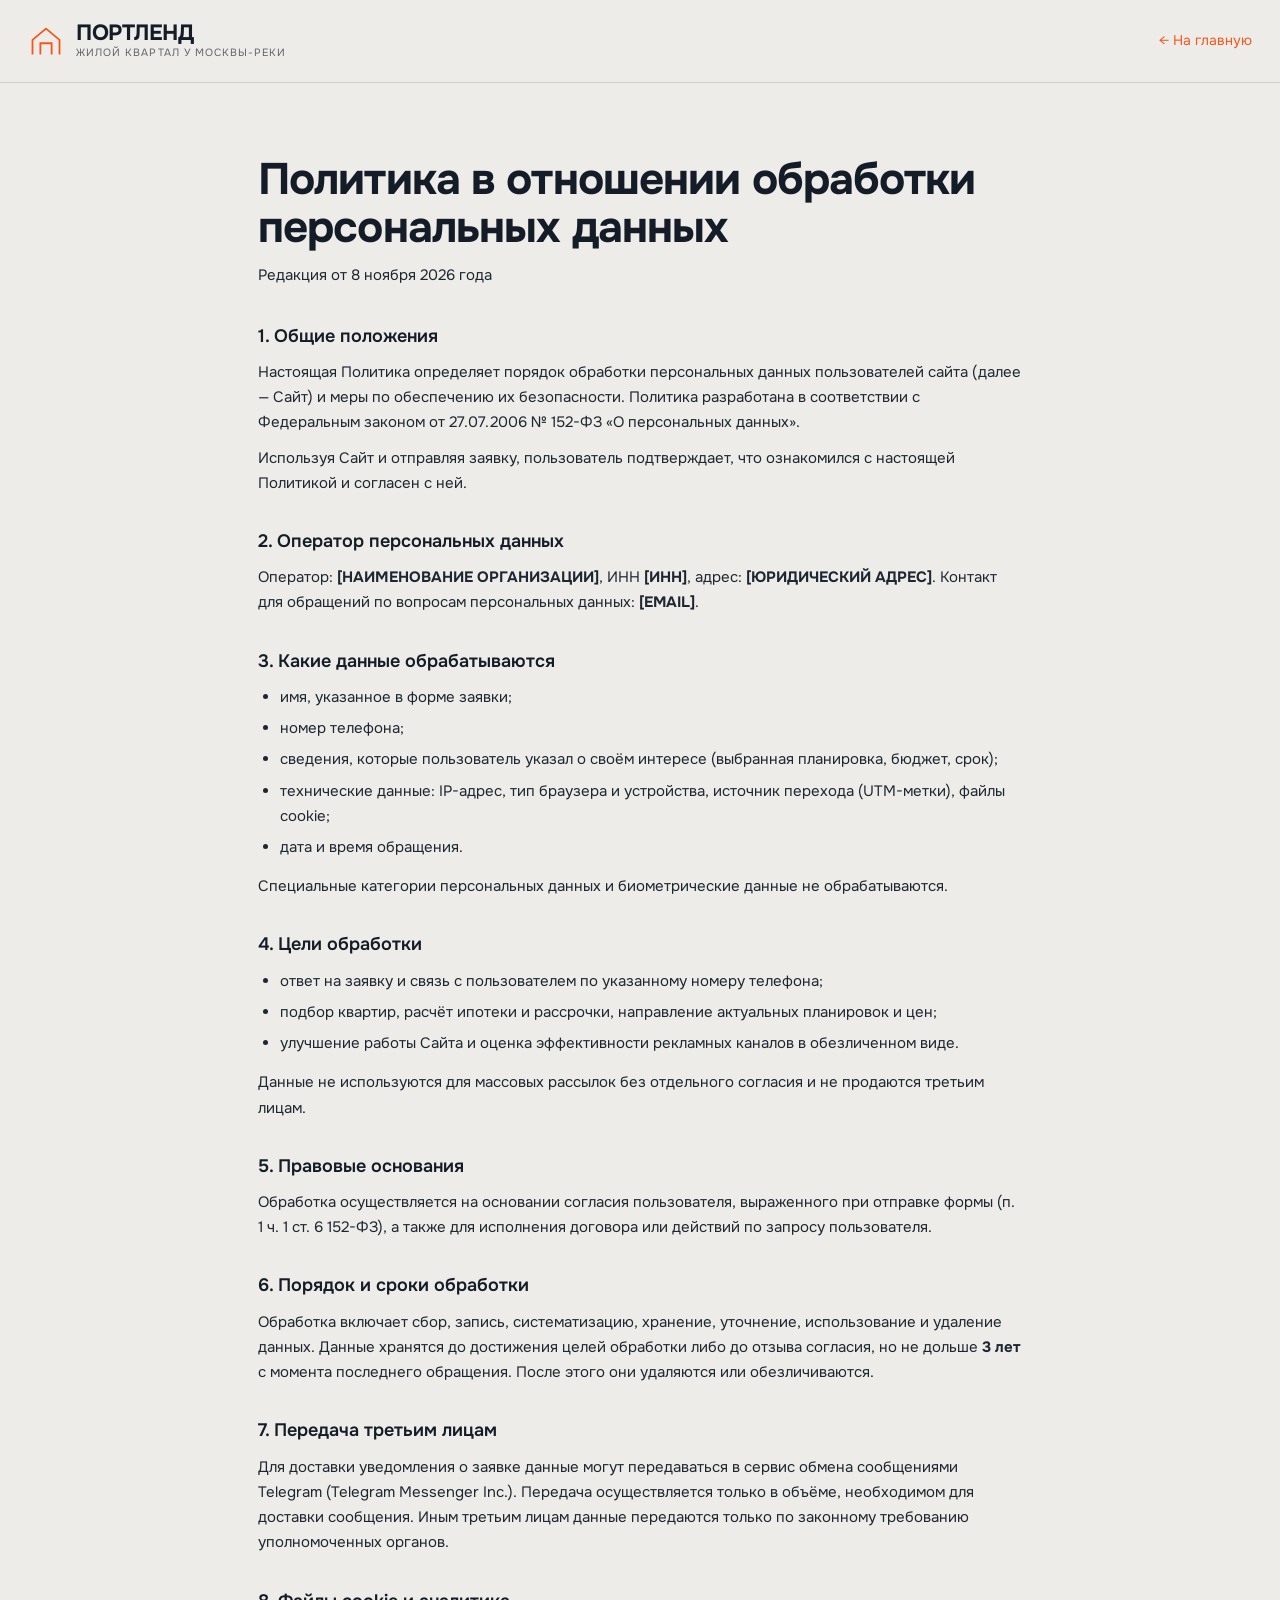
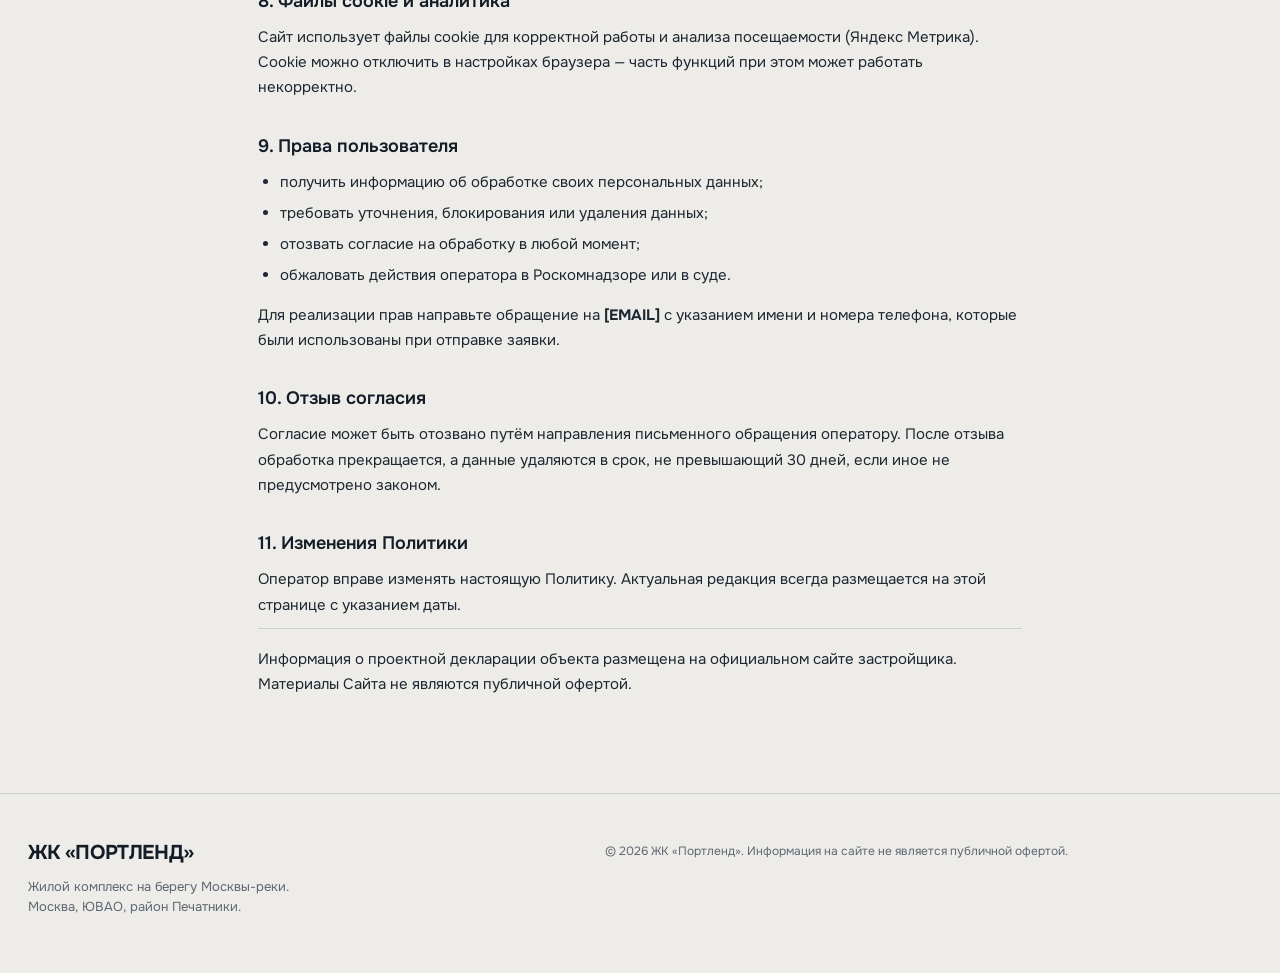
<file: privacy.html>
<!doctype html>
<html lang="ru">
<head>
<meta charset="utf-8">
<meta name="viewport" content="width=device-width, initial-scale=1">
<title>Политика обработки персональных данных — ЖК «Портленд»</title>
<meta name="description" content="Политика в отношении обработки персональных данных: какие данные собираем, зачем, сколько храним и как отозвать согласие.">
<meta name="robots" content="index, follow">
<link rel="icon" href="assets/img/favicon.svg" type="image/svg+xml">
<link rel="preconnect" href="https://fonts.googleapis.com">
<link rel="preconnect" href="https://fonts.gstatic.com" crossorigin>
<link href="https://fonts.googleapis.com/css2?family=Onest:wght@400;500;600;700&family=Playfair+Display:ital,wght@0,400;0,500;0,600;1,400&display=swap" rel="stylesheet">
<link rel="stylesheet" href="assets/css/style.css">
</head>
<body class="legal-page">

<header class="legal-head container">
  <a class="brand" href="index.html" aria-label="На главную">
    <span class="brand__mark" aria-hidden="true">
      <svg viewBox="0 0 32 32" fill="none"><path d="M4 28V15L16 5l12 10v13" stroke="currentColor" stroke-width="1.6"/><path d="M11 28V18h10v10" stroke="currentColor" stroke-width="1.6"/></svg>
    </span>
    <span class="brand__text">
      <span class="brand__name">Портленд</span>
      <span class="brand__sub">жилой квартал у Москвы-реки</span>
    </span>
  </a>
  <a class="legal-head__back" href="index.html">← На главную</a>
</header>

<main class="legal">
  <h1>Политика в отношении обработки персональных данных</h1>
  <p class="legal__date">Редакция от 8 ноября 2026 года</p>

  <h2>1. Общие положения</h2>
  <p>Настоящая Политика определяет порядок обработки персональных данных пользователей сайта (далее — Сайт) и меры по обеспечению их безопасности. Политика разработана в соответствии с Федеральным законом от 27.07.2006 № 152-ФЗ «О персональных данных».</p>
  <p>Используя Сайт и отправляя заявку, пользователь подтверждает, что ознакомился с настоящей Политикой и согласен с ней.</p>

  <h2>2. Оператор персональных данных</h2>
  <p>Оператор: <strong>[НАИМЕНОВАНИЕ ОРГАНИЗАЦИИ]</strong>, ИНН <strong>[ИНН]</strong>, адрес: <strong>[ЮРИДИЧЕСКИЙ АДРЕС]</strong>. Контакт для обращений по вопросам персональных данных: <strong>[EMAIL]</strong>.</p>

  <h2>3. Какие данные обрабатываются</h2>
  <ul>
    <li>имя, указанное в форме заявки;</li>
    <li>номер телефона;</li>
    <li>сведения, которые пользователь указал о своём интересе (выбранная планировка, бюджет, срок);</li>
    <li>технические данные: IP-адрес, тип браузера и устройства, источник перехода (UTM-метки), файлы cookie;</li>
    <li>дата и время обращения.</li>
  </ul>
  <p>Специальные категории персональных данных и биометрические данные не обрабатываются.</p>

  <h2>4. Цели обработки</h2>
  <ul>
    <li>ответ на заявку и связь с пользователем по указанному номеру телефона;</li>
    <li>подбор квартир, расчёт ипотеки и рассрочки, направление актуальных планировок и цен;</li>
    <li>улучшение работы Сайта и оценка эффективности рекламных каналов в обезличенном виде.</li>
  </ul>
  <p>Данные не используются для массовых рассылок без отдельного согласия и не продаются третьим лицам.</p>

  <h2>5. Правовые основания</h2>
  <p>Обработка осуществляется на основании согласия пользователя, выраженного при отправке формы (п. 1 ч. 1 ст. 6 152-ФЗ), а также для исполнения договора или действий по запросу пользователя.</p>

  <h2>6. Порядок и сроки обработки</h2>
  <p>Обработка включает сбор, запись, систематизацию, хранение, уточнение, использование и удаление данных. Данные хранятся до достижения целей обработки либо до отзыва согласия, но не дольше <strong>3 лет</strong> с момента последнего обращения. После этого они удаляются или обезличиваются.</p>

  <h2>7. Передача третьим лицам</h2>
  <p>Для доставки уведомления о заявке данные могут передаваться в сервис обмена сообщениями Telegram (Telegram Messenger Inc.). Передача осуществляется только в объёме, необходимом для доставки сообщения. Иным третьим лицам данные передаются только по законному требованию уполномоченных органов.</p>

  <h2>8. Файлы cookie и аналитика</h2>
  <p>Сайт использует файлы cookie для корректной работы и анализа посещаемости (Яндекс Метрика). Cookie можно отключить в настройках браузера — часть функций при этом может работать некорректно.</p>

  <h2>9. Права пользователя</h2>
  <ul>
    <li>получить информацию об обработке своих персональных данных;</li>
    <li>требовать уточнения, блокирования или удаления данных;</li>
    <li>отозвать согласие на обработку в любой момент;</li>
    <li>обжаловать действия оператора в Роскомнадзоре или в суде.</li>
  </ul>
  <p>Для реализации прав направьте обращение на <strong>[EMAIL]</strong> с указанием имени и номера телефона, которые были использованы при отправке заявки.</p>

  <h2>10. Отзыв согласия</h2>
  <p>Согласие может быть отозвано путём направления письменного обращения оператору. После отзыва обработка прекращается, а данные удаляются в срок, не превышающий 30 дней, если иное не предусмотрено законом.</p>

  <h2>11. Изменения Политики</h2>
  <p>Оператор вправе изменять настоящую Политику. Актуальная редакция всегда размещается на этой странице с указанием даты.</p>

  <p class="legal__note">Информация о проектной декларации объекта размещена на официальном сайте застройщика. Материалы Сайта не являются публичной офертой.</p>
</main>

<footer class="footer">
  <div class="container footer__inner">
    <div class="footer__brand">
      <span class="brand__name">ЖК «Портленд»</span>
      <p>Жилой комплекс на берегу Москвы-реки. Москва, ЮВАО, район Печатники.</p>
    </div>
    <div class="footer__legal">
      <p>© <span id="year">2026</span> ЖК «Портленд». Информация на сайте не является публичной офертой.</p>
    </div>
  </div>
</footer>

<script>document.getElementById('year').textContent = new Date().getFullYear();</script>
</body>
</html>
</file>
<file: assets/css/style.css>
/* ============================================================
   ЖК «Портленд» — лендинг агентства
   Палитра проекта: тёмно-синий, оранжевый портовый акцент,
   тёплый светлый фон
   ============================================================ */

*, *::before, *::after { box-sizing: border-box; }

:root {
  --paper: #EDECE8;
  --paper-2: #E3E1DC;
  --foam: #F6F5F2;
  --ink: #141D27;
  --graphite: #1D2731;
  --mute: #5E6772;
  --line: rgba(20, 29, 39, 0.14);
  --clay: #F4571B;
  --clay-2: #D24813;
  --river: #33566B;
  --night: #0F1720;
  --white: #FAFAF8;
  --promo: 42px;
  --header: 76px;
  --radius: 3px;
  --ease: cubic-bezier(0.22, 1, 0.36, 1);
  --serif: "Onest", system-ui, -apple-system, "Segoe UI", sans-serif;
  --sans: "Onest", system-ui, -apple-system, "Segoe UI", sans-serif;
}

html { scroll-behavior: smooth; scroll-padding-top: calc(var(--promo) + var(--header) + 12px); }

body {
  margin: 0;
  background: var(--paper);
  color: var(--ink);
  font-family: var(--sans);
  font-size: 16px;
  line-height: 1.55;
  -webkit-font-smoothing: antialiased;
  text-rendering: optimizeLegibility;
  overflow-x: hidden;
}

img { display: block; max-width: 100%; height: auto; }
[hidden] { display: none !important; }
a { color: inherit; text-decoration: none; }
button { font: inherit; color: inherit; }
h1, h2, h3, p, ul, dl, dd, figure { margin: 0; }
ul { padding: 0; list-style: none; }

.container {
  width: 100%;
  max-width: 1280px;
  margin: 0 auto;
  padding: 0 28px;
}

.skip-link {
  position: absolute;
  left: 12px;
  top: -60px;
  z-index: 200;
  padding: 10px 16px;
  background: var(--ink);
  color: var(--white);
  transition: top .2s var(--ease);
}
.skip-link:focus { top: 12px; }

:focus-visible {
  outline: 2px solid var(--clay);
  outline-offset: 3px;
}

/* ---------- типографика ---------- */

.eyebrow {
  font-size: 11px;
  font-weight: 600;
  letter-spacing: .18em;
  text-transform: uppercase;
  color: var(--clay);
  margin-bottom: 18px;
}
.eyebrow--light { color: #D9A783; }

.section__title {
  font-family: var(--serif);
  font-weight: 400;
  font-size: clamp(32px, 4.2vw, 56px);
  line-height: 1.06;
  letter-spacing: -0.015em;
  margin-bottom: 22px;
  text-wrap: balance;
}

.section__lead {
  max-width: 62ch;
  font-size: 17px;
  color: var(--mute);
}

.section {
  padding: clamp(72px, 9vw, 128px) 0;
  position: relative;
}

.section--paper2 { background: var(--paper-2); }

.section--dark {
  background: var(--night);
  color: var(--white);
}
.section--dark .section__lead,
.section--dark .eyebrow { color: rgba(251, 248, 243, .62); }
.section--dark .section__title { color: var(--white); }

.section__head { margin-bottom: clamp(36px, 5vw, 64px); }
.section__head--split {
  display: grid;
  grid-template-columns: 1.2fr .8fr;
  gap: 40px;
  align-items: end;
}
.section__aside {
  font-size: 15px;
  color: var(--mute);
  max-width: 46ch;
  padding-bottom: 6px;
}
.section__head--light .section__title { color: var(--white); }

/* ---------- кнопки ---------- */

.btn {
  --btn-bg: var(--ink);
  --btn-fg: var(--white);
  --btn-bd: var(--ink);
  display: inline-flex;
  align-items: center;
  justify-content: center;
  gap: 10px;
  padding: 14px 26px;
  border: 1px solid var(--btn-bd);
  border-radius: var(--radius);
  background: var(--btn-bg);
  color: var(--btn-fg);
  font-size: 14px;
  font-weight: 500;
  letter-spacing: .02em;
  cursor: pointer;
  transition: transform .25s var(--ease), background .25s var(--ease), color .25s var(--ease), border-color .25s var(--ease);
  text-align: center;
}
.btn:hover { transform: translateY(-2px); }
.btn:active { transform: translateY(0); }

.btn--clay { --btn-bg: var(--clay); --btn-bd: var(--clay); }
.btn--clay:hover { --btn-bg: var(--clay-2); --btn-bd: var(--clay-2); }

.btn--dark { --btn-bg: var(--ink); --btn-bd: var(--ink); }
.btn--dark:hover { --btn-bg: var(--graphite); }

.btn--light {
  --btn-bg: var(--white);
  --btn-fg: var(--ink);
  --btn-bd: var(--white);
}
.btn--light:hover { --btn-bg: var(--paper-2); --btn-bd: var(--paper-2); }

.btn--ghost {
  --btn-bg: transparent;
  --btn-fg: var(--ink);
  --btn-bd: rgba(23, 22, 20, .28);
}
.btn--ghost:hover { --btn-bd: var(--ink); }

.btn--lg { padding: 18px 34px; font-size: 15px; }
.btn--sm { padding: 11px 20px; font-size: 13px; }
.btn--full { width: 100%; }

.link-arrow {
  display: inline-flex;
  align-items: center;
  gap: 10px;
  margin-top: 26px;
  font-size: 14px;
  font-weight: 500;
  border-bottom: 1px solid currentColor;
  padding-bottom: 4px;
}
.link-arrow i { font-style: normal; transition: transform .25s var(--ease); }
.link-arrow:hover i { transform: translateX(4px); }

/* ---------- промо-полоса ---------- */

.promo-bar {
  position: fixed;
  inset: 0 0 auto;
  z-index: 101;
  background: var(--clay);
  color: var(--white);
  font-size: 13px;
}
.promo-bar__inner {
  display: flex;
  align-items: center;
  justify-content: space-between;
  gap: 16px;
  min-height: var(--promo);
}
.promo-bar strong { font-weight: 600; }
.promo-bar__btn {
  background: transparent;
  border: 1px solid rgba(251, 248, 243, .5);
  color: inherit;
  padding: 6px 14px;
  font-size: 12px;
  letter-spacing: .04em;
  cursor: pointer;
  transition: background .2s;
}
.promo-bar__btn:hover { background: rgba(251, 248, 243, .14); }

/* ---------- шапка ---------- */

.header {
  position: fixed;
  top: var(--promo);
  left: 0;
  right: 0;
  z-index: 100;
  color: var(--white);
  background: transparent;
  transition: background .35s var(--ease), color .35s var(--ease), box-shadow .35s var(--ease), border-color .35s var(--ease);
  border-bottom: 1px solid transparent;
}
.header.is-solid {
  background: rgba(243, 238, 230, .94);
  color: var(--ink);
  -webkit-backdrop-filter: blur(16px);
  backdrop-filter: blur(16px);
  border-bottom-color: var(--line);
}
.header__inner {
  display: flex;
  align-items: center;
  gap: 32px;
  min-height: var(--header);
}

.brand { display: flex; align-items: center; gap: 12px; flex-shrink: 0; color: inherit; }
.brand__mark {
  width: 36px;
  height: 36px;
  color: var(--clay);
  flex-shrink: 0;
}
.brand__mark svg { width: 100%; height: 100%; }
.brand__text { display: flex; flex-direction: column; line-height: 1.2; }
.brand__name {
  font-family: var(--serif);
  font-size: 22px;
  font-weight: 600;
  letter-spacing: .12em;
  text-transform: uppercase;
  line-height: 1;
}
.brand__sub {
  font-size: 10.5px;
  letter-spacing: .1em;
  text-transform: uppercase;
  opacity: .65;
  margin-top: 3px;
}

.nav {
  display: flex;
  align-items: center;
  gap: 26px;
  margin-left: auto;
}
.nav a {
  font-size: 14px;
  color: inherit;
  opacity: .9;
  position: relative;
  padding: 6px 0;
}
.nav a::after {
  content: "";
  position: absolute;
  left: 0; right: 100%;
  bottom: 0;
  height: 1px;
  background: currentColor;
  transition: right .3s var(--ease);
}
.nav a:hover::after { right: 0; }

.header__actions { display: flex; align-items: center; gap: 12px; }
.header .header__actions .btn {
  --btn-bg: var(--white);
  --btn-fg: var(--ink);
  --btn-bd: var(--white);
}
.header.is-solid .header__actions .btn {
  --btn-bg: var(--ink);
  --btn-fg: var(--white);
  --btn-bd: var(--ink);
}

.burger {
  display: none;
  width: 42px;
  height: 42px;
  border: 1px solid currentColor;
  background: transparent;
  border-radius: var(--radius);
  cursor: pointer;
  padding: 0;
  position: relative;
  color: inherit;
  opacity: .85;
}
.burger span {
  position: absolute;
  left: 11px;
  right: 11px;
  height: 1.5px;
  background: currentColor;
  transition: transform .25s var(--ease), top .25s var(--ease);
}
.burger span:nth-child(1) { top: 17px; }
.burger span:nth-child(2) { top: 24px; }
.burger[aria-expanded="true"] span:nth-child(1) { top: 21px; transform: rotate(45deg); }
.burger[aria-expanded="true"] span:nth-child(2) { top: 21px; transform: rotate(-45deg); }

.mobile-nav {
  display: none;
  flex-direction: column;
  gap: 2px;
  padding: 8px 28px 24px;
  border-top: 1px solid var(--line);
  background: var(--paper);
  color: var(--ink);
}
.mobile-nav a {
  padding: 13px 0;
  border-bottom: 1px solid var(--line);
  font-size: 16px;
}
.mobile-nav .btn { margin-top: 16px; }

/* ---------- hero ---------- */

.hero {
  position: relative;
  min-height: 100svh;
  color: var(--white);
  display: flex;
  align-items: flex-end;
  overflow: hidden;
}
.hero__media { position: absolute; inset: 0; }
.hero__media img {
  width: 100%;
  height: 100%;
  object-fit: cover;
  object-position: center 45%;
  transform: scale(1.02);
}
.hero__veil {
  position: absolute;
  inset: 0;
  background: linear-gradient(180deg, rgba(18, 17, 16, .28) 0%, rgba(18, 17, 16, .16) 38%, rgba(18, 17, 16, .78) 100%);
}
.hero__content {
  position: relative;
  z-index: 2;
  padding-top: calc(var(--promo) + var(--header) + 48px);
  padding-bottom: 72px;
}
.hero__label {
  margin-bottom: 16px;
  letter-spacing: .18em;
  text-transform: uppercase;
  font-size: 11.5px;
  opacity: .82;
}
.hero__title {
  font-family: var(--serif);
  font-weight: 400;
  font-size: clamp(2.7rem, 7.4vw, 6.8rem);
  line-height: .98;
  letter-spacing: -0.022em;
  max-width: 12ch;
}
.hero__h1-line {
  display: block;
  margin-top: .22em;
  font-family: var(--sans);
  font-size: clamp(1rem, 2vw, 1.4rem);
  font-weight: 400;
  letter-spacing: .01em;
  line-height: 1.3;
  opacity: .92;
  max-width: 18em;
}
.hero__offer {
  margin-top: 30px;
  font-family: var(--serif);
  font-size: clamp(1.35rem, 3vw, 2.2rem);
  font-weight: 500;
  line-height: 1.15;
  letter-spacing: -0.01em;
}
.hero__lead {
  margin-top: 12px;
  max-width: 46ch;
  font-size: clamp(15px, 1.2vw, 16.5px);
  line-height: 1.5;
  opacity: .86;
}
.hero__actions { display: flex; flex-wrap: wrap; gap: 12px; margin-top: 30px; }
.hero__facts {
  display: flex;
  flex-wrap: wrap;
  gap: 0;
  margin-top: 40px;
  border-top: 1px solid rgba(251, 248, 243, .26);
  max-width: 780px;
}
.hero__facts li {
  padding: 16px 30px 0 0;
  margin-right: 30px;
  border-right: 1px solid rgba(251, 248, 243, .2);
  font-size: 15px;
}
.hero__facts li:last-child { border-right: 0; margin-right: 0; padding-right: 0; }
.hero__facts span {
  display: block;
  font-size: 10.5px;
  letter-spacing: .14em;
  text-transform: uppercase;
  opacity: .62;
  margin-bottom: 5px;
}

.btn--ghost-hero {
  --btn-bg: transparent;
  --btn-fg: var(--white);
  --btn-bd: rgba(251, 248, 243, .55);
}
.btn--ghost-hero:hover { --btn-bg: rgba(251, 248, 243, .12); --btn-bd: rgba(251, 248, 243, .75); }

/* ---------- бегущая строка ---------- */

.marquee {
  overflow: hidden;
  border-top: 1px solid var(--line);
  border-bottom: 1px solid var(--line);
  padding: 14px 0;
  background: var(--foam);
}
.marquee__track {
  display: flex;
  gap: 26px;
  white-space: nowrap;
  width: max-content;
  animation: marquee 42s linear infinite;
  font-size: 11px;
  letter-spacing: .16em;
  text-transform: uppercase;
  color: var(--mute);
}
.marquee span:nth-child(even) { color: var(--clay); }
@keyframes marquee {
  from { transform: translateX(0); }
  to { transform: translateX(-50%); }
}
@media (prefers-reduced-motion: reduce) {
  .marquee__track { animation: none; }
}

/* ---------- планировки ---------- */

.plans-tabs {
  display: flex;
  flex-wrap: wrap;
  gap: 8px;
  margin-bottom: 28px;
}
.plans-tab {
  padding: 9px 18px;
  border: 1px solid var(--line);
  border-radius: 999px;
  background: transparent;
  font-size: 13.5px;
  color: var(--graphite);
  cursor: pointer;
  transition: background .25s var(--ease), color .25s var(--ease), border-color .25s var(--ease);
}
.plans-tab span {
  font-size: 11.5px;
  color: var(--mute);
  margin-left: 5px;
}
.plans-tab:hover { border-color: var(--clay); }
.plans-tab.is-active {
  background: var(--ink);
  border-color: var(--ink);
  color: var(--white);
}
.plans-tab.is-active span { color: rgba(251, 248, 243, .55); }

.plans-grid {
  display: grid;
  grid-template-columns: repeat(3, minmax(0, 1fr));
  gap: 20px;
}

.plan-card {
  background: var(--foam);
  border: 1px solid var(--line);
  display: flex;
  flex-direction: column;
  cursor: pointer;
  transition: border-color .3s var(--ease), transform .3s var(--ease), box-shadow .3s var(--ease);
}
.plan-card:hover {
  border-color: var(--clay);
  transform: translateY(-3px);
  box-shadow: 0 20px 44px rgba(23, 22, 20, .09);
}
.plan-card:focus-visible { outline-offset: -3px; }
.plan-card.is-hidden { display: none; }

.plan-card__media {
  background: #FFFFFF;
  padding: 10px;
  aspect-ratio: 21 / 20;
  display: flex;
  align-items: center;
  justify-content: center;
  border-bottom: 1px solid var(--line);
}
.plan-card__media img {
  width: 100%;
  height: 100%;
  object-fit: contain;
  transition: transform .5s var(--ease);
}
.plan-card:hover .plan-card__media img { transform: scale(1.03); }

.plan-card__body {
  padding: 18px 20px 20px;
  display: flex;
  flex-direction: column;
  flex: 1;
}
.plan-card__top {
  display: flex;
  align-items: baseline;
  justify-content: space-between;
  gap: 12px;
  margin-bottom: 14px;
}
.plan-card__type {
  font-size: 16px;
  font-weight: 600;
  letter-spacing: -0.01em;
}
.plan-card__area {
  font-family: var(--serif);
  font-size: 21px;
  line-height: 1;
  color: var(--clay);
  white-space: nowrap;
}

.plan-card__specs { display: grid; gap: 6px; margin-bottom: 18px; }
.plan-card__specs li {
  display: flex;
  align-items: baseline;
  justify-content: space-between;
  gap: 12px;
  font-size: 13px;
  color: var(--mute);
  padding-bottom: 6px;
  border-bottom: 1px dashed rgba(23, 22, 20, .1);
}
.plan-card__specs li:last-child { border-bottom: 0; padding-bottom: 0; }
.plan-card__specs li span {
  color: var(--graphite);
  font-weight: 500;
  text-align: right;
}

.plan-card__cta {
  margin-top: auto;
  display: flex;
  align-items: center;
  justify-content: space-between;
  gap: 12px;
  padding-top: 14px;
  border-top: 1px solid var(--line);
  font-size: 13.5px;
  font-weight: 500;
  color: var(--clay);
}
.plan-card__cta i { font-style: normal; transition: transform .25s var(--ease); }
.plan-card:hover .plan-card__cta i { transform: translateX(5px); }

.plans-more {
  display: flex;
  justify-content: center;
  margin-top: 28px;
}
.plans-more .btn span {
  font-size: 12px;
  opacity: .55;
  margin-left: 6px;
}

.plans-note {
  display: flex;
  align-items: center;
  justify-content: space-between;
  gap: 32px;
  margin-top: 28px;
  padding: 26px 28px;
  background: var(--foam);
  border: 1px solid var(--line);
}
.plans-note p { max-width: 68ch; font-size: 14px; color: var(--mute); }
.plans-note .btn { flex-shrink: 0; }

/* ---------- цифры ---------- */

.stats {
  background: var(--graphite);
  color: var(--white);
  padding: clamp(44px, 6vw, 64px) 0;
}
.stats__grid {
  display: grid;
  grid-template-columns: repeat(4, minmax(0, 1fr));
  gap: 32px;
}
.stat { border-left: 1px solid rgba(251, 248, 243, .18); padding-left: 26px; }
.stat:first-child { border-left: 0; padding-left: 0; }
.stat__num {
  display: block;
  font-family: var(--serif);
  font-size: clamp(34px, 3.6vw, 50px);
  line-height: 1;
  letter-spacing: -0.02em;
  margin-bottom: 12px;
}
.stat__num small {
  font-family: var(--sans);
  font-size: 13px;
  font-weight: 400;
  letter-spacing: 0;
  margin-left: 6px;
  opacity: .65;
}
.stat__label {
  font-size: 13px;
  line-height: 1.45;
  color: rgba(251, 248, 243, .62);
  max-width: 26ch;
}

/* ---------- карточки преимуществ ---------- */

.cards-4 {
  display: grid;
  grid-template-columns: repeat(4, minmax(0, 1fr));
  gap: 1px;
  background: var(--line);
  border: 1px solid var(--line);
}
.feature-card {
  background: var(--paper);
  padding: 30px 26px 26px;
  cursor: pointer;
  position: relative;
  transition: background .3s var(--ease);
  display: flex;
  flex-direction: column;
}
.feature-card:hover { background: var(--foam); }
.feature-card__num {
  font-family: var(--serif);
  font-size: 13px;
  color: var(--clay);
  letter-spacing: .08em;
  margin-bottom: 34px;
}
.feature-card h3 {
  font-size: 17px;
  font-weight: 600;
  line-height: 1.28;
  margin-bottom: 12px;
}
.feature-card p { font-size: 14px; color: var(--mute); }
.feature-card__arrow {
  position: absolute;
  right: 22px;
  top: 26px;
  color: var(--clay);
  opacity: 0;
  transform: translateX(-4px);
  transition: opacity .25s, transform .25s;
}
.feature-card:hover .feature-card__arrow { opacity: 1; transform: translateX(0); }

/* ---------- медиа-карточки ---------- */

.cards-3 {
  display: grid;
  grid-template-columns: repeat(3, minmax(0, 1fr));
  gap: 24px;
}
.cards-3--media { margin-top: 24px; }

.media-card {
  background: var(--foam);
  border: 1px solid var(--line);
  cursor: pointer;
  overflow: hidden;
  transition: transform .35s var(--ease), box-shadow .35s var(--ease);
}
.media-card:hover {
  transform: translateY(-4px);
  box-shadow: 0 18px 44px rgba(23, 22, 20, .1);
}
.media-card__img { overflow: hidden; aspect-ratio: 16 / 10; background: var(--paper-2); }
.media-card__img img {
  width: 100%;
  height: 100%;
  object-fit: cover;
  transition: transform .6s var(--ease);
}
.media-card:hover .media-card__img img { transform: scale(1.04); }
.media-card__body { padding: 22px 24px 26px; }
.media-card__body h3 { font-size: 18px; font-weight: 600; margin-bottom: 8px; }
.media-card__body p { font-size: 14px; color: var(--mute); }

/* ---------- полоса CTA ---------- */

.cta-band {
  background: var(--graphite);
  color: var(--white);
  padding: clamp(48px, 6vw, 76px) 0;
}
.cta-band__inner {
  display: flex;
  align-items: center;
  justify-content: space-between;
  gap: 48px;
}
.cta-band__title {
  font-family: var(--serif);
  font-weight: 400;
  font-size: clamp(28px, 3.4vw, 44px);
  line-height: 1.08;
  margin-bottom: 14px;
}
.cta-band__text {
  max-width: 62ch;
  font-size: 14.5px;
  color: rgba(251, 248, 243, .66);
}

/* ---------- архитектура ---------- */

.arch {
  display: grid;
  grid-template-columns: repeat(3, minmax(0, 1fr));
  gap: 24px;
}
.arch__item {
  cursor: pointer;
  display: flex;
  flex-direction: column;
}
.arch__art {
  overflow: hidden;
  background: var(--paper-2);
  margin-bottom: 20px;
  border: 1px solid var(--line);
}
.arch__art img {
  width: 100%;
  height: auto;
  transition: transform .6s var(--ease);
}
.arch__item:hover .arch__art img { transform: scale(1.04); }
.arch__num {
  font-family: var(--serif);
  font-size: 12px;
  letter-spacing: .1em;
  color: var(--clay);
  margin-bottom: 8px;
}
.arch__item h3 { font-size: 21px; font-weight: 600; margin-bottom: 8px; }
.arch__item p { font-size: 14.5px; color: var(--mute); max-width: 38ch; }

/* ---------- сплиты ---------- */

.split {
  display: grid;
  grid-template-columns: 1fr 1fr;
  gap: clamp(36px, 6vw, 88px);
  align-items: center;
}
.split--rev .split__art { order: 2; }

.split__copy p {
  font-size: 15.5px;
  color: var(--mute);
  max-width: 54ch;
  margin-bottom: 20px;
}
.split__copy .btn { margin-top: 10px; }
.split__art img {
  width: 100%;
  aspect-ratio: 4 / 3;
  object-fit: cover;
  border-radius: var(--radius);
  border: 1px solid var(--line);
}

.ticks { display: grid; gap: 10px; margin: 18px 0 4px; }
.ticks li {
  position: relative;
  padding-left: 24px;
  font-size: 14.5px;
  color: var(--graphite);
}
.ticks li::before {
  content: "";
  position: absolute;
  left: 0;
  top: .55em;
  width: 10px;
  height: 6px;
  border-left: 1.5px solid var(--clay);
  border-bottom: 1.5px solid var(--clay);
  transform: rotate(-45deg);
}
.ticks--2 { grid-template-columns: 1fr 1fr; }

/* ---------- дуо ---------- */

.duo {
  display: grid;
  grid-template-columns: 1fr 1fr;
  gap: 24px;
}
.duo__item {
  padding: clamp(30px, 4vw, 52px);
  border: 1px solid var(--line);
  background: var(--foam);
  cursor: pointer;
  transition: background .3s var(--ease), transform .3s var(--ease);
}
.duo__item:hover { background: var(--paper-2); transform: translateY(-3px); }
.duo__item--dark {
  background: var(--river);
  color: var(--white);
  border-color: var(--river);
}
.duo__item--dark:hover { background: #35494b; }
.duo__title {
  font-family: var(--serif);
  font-weight: 400;
  font-size: clamp(24px, 2.6vw, 34px);
  line-height: 1.12;
  margin-bottom: 16px;
}
.duo__item p { font-size: 15px; color: var(--mute); }
.duo__item--dark p { color: rgba(251, 248, 243, .7); }
.duo__item--photo {
  position: relative;
  overflow: hidden;
  background-size: cover;
  background-position: center;
  color: var(--white);
  border-color: transparent;
}
.duo__item--photo::before {
  content: "";
  position: absolute;
  inset: 0;
  background: linear-gradient(180deg, rgba(18, 17, 16, .3) 0%, rgba(18, 17, 16, .8) 100%);
}
.duo__item--photo > * { position: relative; z-index: 1; }
.duo__item--photo p { color: rgba(251, 248, 243, .82); }
.duo__item--photo .eyebrow { color: #D9A783; }

/* ---------- форматы ---------- */

.formats {
  display: grid;
  grid-template-columns: repeat(4, minmax(0, 1fr));
  gap: 1px;
  background: rgba(251, 248, 243, .16);
  border: 1px solid rgba(251, 248, 243, .16);
}
.format {
  background: var(--night);
  padding: 30px 26px 34px;
  cursor: pointer;
  transition: background .3s var(--ease);
}
.format:hover { background: #1B1A18; }
.format__num {
  font-family: var(--serif);
  font-size: 12px;
  letter-spacing: .1em;
  color: #D9A783;
  display: block;
  margin-bottom: 40px;
}
.format h3 {
  font-family: var(--serif);
  font-weight: 400;
  font-size: 26px;
  margin-bottom: 10px;
}
.format p { font-size: 14px; color: rgba(251, 248, 243, .6); }

/* ---------- список форматов квартир ---------- */

.formats-list {
  border-top: 1px solid var(--line);
  margin: 26px 0 30px;
}
.formats-list li {
  display: flex;
  align-items: baseline;
  justify-content: space-between;
  gap: 16px;
  padding: 13px 0;
  border-bottom: 1px solid var(--line);
  font-size: 15px;
}
.formats-list li span:last-child {
  font-family: var(--serif);
  font-size: 17px;
  color: var(--clay);
}

/* ---------- характеристики ---------- */

.specs { border-top: 1px solid var(--line); }
.specs__row {
  display: grid;
  grid-template-columns: 240px 1fr;
  gap: 24px;
  padding: 18px 0;
  border-bottom: 1px solid var(--line);
}
.specs dt {
  font-size: 12px;
  letter-spacing: .09em;
  text-transform: uppercase;
  color: var(--mute);
  padding-top: 3px;
}
.specs dd { font-size: 15.5px; }

/* ---------- расположение ---------- */

.location-grid {
  display: grid;
  grid-template-columns: repeat(4, minmax(0, 1fr));
  gap: 16px;
  margin-bottom: 28px;
}
.loc-card {
  border: 1px solid var(--line);
  background: var(--foam);
  padding: 22px;
  cursor: pointer;
  transition: background .3s var(--ease), transform .3s var(--ease);
}
.loc-card:hover { background: var(--paper-2); transform: translateY(-3px); }
.loc-card__dot {
  display: block;
  width: 9px;
  height: 9px;
  border-radius: 50%;
  background: var(--clay);
  margin-bottom: 18px;
}
.loc-card h3 { font-size: 16px; font-weight: 600; margin-bottom: 6px; }
.loc-card p { font-size: 13.5px; color: var(--mute); }

.map { border: 1px solid var(--line); background: var(--paper-2); }
.map__canvas svg { display: block; width: 100%; height: auto; }
.map figcaption {
  padding: 12px 16px;
  font-size: 12px;
  color: var(--mute);
  border-top: 1px solid var(--line);
}

/* ---------- инфраструктура ---------- */

.infra {
  display: grid;
  grid-template-columns: repeat(4, minmax(0, 1fr));
  gap: 16px;
  margin-bottom: 40px;
}
.infra__card {
  padding: 26px 24px;
  border: 1px solid var(--line);
  background: var(--paper);
  cursor: pointer;
  transition: border-color .3s, transform .3s var(--ease);
}
.infra__card:hover { border-color: var(--clay); transform: translateY(-3px); }
.infra__card h3 { font-size: 16px; font-weight: 600; margin-bottom: 8px; }
.infra__card p { font-size: 13.5px; color: var(--mute); }

.social { border-top: 1px solid var(--line); padding-top: 32px; }
.social__title {
  font-family: var(--serif);
  font-weight: 400;
  font-size: 26px;
  margin-bottom: 14px;
}

/* ---------- калькулятор ---------- */

.calc {
  display: grid;
  grid-template-columns: 1fr .72fr;
  gap: 32px;
  align-items: start;
}
.calc__controls {
  background: var(--foam);
  border: 1px solid var(--line);
  padding: clamp(24px, 3vw, 36px);
  display: grid;
  gap: 26px;
}
.field { display: block; }
.field__label {
  display: flex;
  align-items: baseline;
  justify-content: space-between;
  gap: 16px;
  font-size: 14px;
  margin-bottom: 12px;
}
.field__label b {
  font-family: var(--serif);
  font-size: 20px;
  font-weight: 500;
  color: var(--clay);
  white-space: nowrap;
}
.field__hint { display: block; font-size: 12px; color: var(--mute); margin-top: 8px; }

input[type="range"] {
  -webkit-appearance: none;
  appearance: none;
  width: 100%;
  height: 2px;
  background: rgba(23, 22, 20, .22);
  outline: none;
  margin: 0;
}
input[type="range"]::-webkit-slider-thumb {
  -webkit-appearance: none;
  width: 20px;
  height: 20px;
  border-radius: 50%;
  background: var(--clay);
  border: 3px solid var(--paper);
  box-shadow: 0 0 0 1px var(--clay);
  cursor: pointer;
}
input[type="range"]::-moz-range-thumb {
  width: 16px;
  height: 16px;
  border-radius: 50%;
  background: var(--clay);
  border: 3px solid var(--paper);
  cursor: pointer;
}

select {
  width: 100%;
  padding: 12px 14px;
  border: 1px solid var(--line);
  border-radius: var(--radius);
  background: var(--paper);
  font-family: inherit;
  font-size: 14px;
  color: var(--ink);
  cursor: pointer;
}

.calc__result {
  background: var(--graphite);
  color: var(--white);
  padding: clamp(26px, 3vw, 38px);
  position: sticky;
  top: calc(var(--header) + 16px);
}
.calc__label {
  font-size: 11px;
  letter-spacing: .14em;
  text-transform: uppercase;
  color: rgba(251, 248, 243, .55);
  margin-bottom: 10px;
}
.calc__sum {
  font-family: var(--serif);
  font-size: clamp(34px, 4vw, 48px);
  line-height: 1;
  letter-spacing: -0.02em;
  margin-bottom: 24px;
}
.calc__details {
  display: grid;
  gap: 10px;
  padding: 18px 0 22px;
  border-top: 1px solid rgba(251, 248, 243, .16);
  margin-bottom: 22px;
}
.calc__details div {
  display: flex;
  justify-content: space-between;
  gap: 16px;
  font-size: 14px;
}
.calc__details dt { color: rgba(251, 248, 243, .55); }
.calc__details dd { font-weight: 500; }
.calc__note {
  font-size: 11.5px;
  color: rgba(251, 248, 243, .45);
  margin-top: 14px;
}

.installment {
  display: flex;
  align-items: center;
  gap: clamp(24px, 4vw, 48px);
  margin-top: 32px;
  padding: clamp(24px, 3vw, 36px);
  border: 1px solid var(--line);
  background: var(--foam);
}
.installment__num {
  font-family: var(--serif);
  font-size: clamp(30px, 3.4vw, 44px);
  line-height: 1;
  color: var(--clay);
  white-space: nowrap;
}
.installment__num small { font-size: 15px; }
.installment__copy { flex: 1; }
.installment__copy h3 { font-size: 18px; font-weight: 600; margin-bottom: 6px; }
.installment__copy p { font-size: 14px; color: var(--mute); max-width: 56ch; }

/* ---------- заявка ---------- */

.lead {
  background: var(--paper-2);
  padding: clamp(56px, 7vw, 96px) 0;
}
.lead__inner {
  display: grid;
  grid-template-columns: 1fr .86fr;
  gap: clamp(36px, 6vw, 80px);
  align-items: start;
}
.lead__title {
  font-family: var(--serif);
  font-weight: 400;
  font-size: clamp(30px, 3.8vw, 48px);
  line-height: 1.08;
  margin-bottom: 18px;
}
.lead__copy > p { font-size: 15.5px; color: var(--mute); max-width: 48ch; }

.lead__form {
  background: var(--paper);
  border: 1px solid var(--line);
  padding: clamp(24px, 3vw, 36px);
  box-shadow: 0 24px 60px rgba(23, 22, 20, .08);
  display: grid;
  gap: 16px;
}
.hp {
  position: absolute !important;
  left: -9999px !important;
  width: 1px !important;
  height: 1px !important;
  opacity: 0 !important;
  pointer-events: none !important;
}

.lead__tag {
  display: flex;
  align-items: center;
  justify-content: space-between;
  gap: 12px;
  padding: 10px 12px;
  background: rgba(162, 101, 66, .1);
  border-left: 2px solid var(--clay);
  font-size: 13px;
  color: var(--clay-2);
}
.lead__tag button {
  border: 0;
  background: transparent;
  cursor: pointer;
  font-size: 18px;
  line-height: 1;
  color: var(--clay);
  padding: 0 2px;
}

.field--input input {
  width: 100%;
  padding: 14px 16px;
  border: 1px solid var(--line);
  border-radius: var(--radius);
  background: var(--foam);
  font-family: inherit;
  font-size: 15px;
  color: var(--ink);
  transition: border-color .2s, background .2s;
}
.field--input input::placeholder { color: rgba(110, 104, 96, .7); }
.field--input input:focus {
  outline: none;
  border-color: var(--clay);
  background: var(--white);
}
.field--input input.is-invalid { border-color: #B4423A; }

.consent {
  display: flex;
  align-items: flex-start;
  gap: 10px;
  font-size: 12.5px;
  line-height: 1.45;
  color: var(--mute);
  cursor: pointer;
}
.consent input {
  width: 17px;
  height: 17px;
  margin: 1px 0 0;
  accent-color: var(--clay);
  flex-shrink: 0;
  cursor: pointer;
}
.consent.is-invalid { color: #B4423A; }

.form__note { font-size: 11.5px; color: var(--mute); }.form__status {
  font-size: 14px;
  line-height: 1.45;
  min-height: 0;
}
.form__status.is-ok {
  padding: 12px 14px;
  background: rgba(74, 122, 90, .12);
  border-left: 2px solid #4A7A5A;
  color: #375D45;
}
.form__status.is-error {
  padding: 12px 14px;
  background: rgba(180, 66, 58, .1);
  border-left: 2px solid #B4423A;
  color: #8E332C;
}
.btn[disabled] { opacity: .6; cursor: default; transform: none; }

/* ---------- подвал ---------- */

.footer { padding: 48px 0 56px; border-top: 1px solid var(--line); }
.footer__inner {
  display: grid;
  grid-template-columns: .9fr 1.1fr;
  gap: 48px;
}
.footer__brand .brand__name { font-size: 20px; }
.footer__brand p { font-size: 13px; color: var(--mute); margin-top: 10px; max-width: 34ch; }
.footer__legal p { font-size: 12px; color: var(--mute); line-height: 1.5; }
.footer__legal p + p { margin-top: 12px; }

/* ---------- мобильная кнопка ---------- */

.mobile-cta {
  position: fixed;
  left: 0;
  right: 0;
  bottom: 0;
  z-index: 90;
  padding: 10px 16px calc(10px + env(safe-area-inset-bottom));
  background: rgba(243, 238, 230, .95);
  backdrop-filter: blur(12px);
  -webkit-backdrop-filter: blur(12px);
  border-top: 1px solid var(--line);
  transform: translateY(110%);
  transition: transform .35s var(--ease);
  display: none;
}
.mobile-cta.is-visible { transform: translateY(0); }

/* ---------- появление при скролле ---------- */

.reveal {
  opacity: 0;
  transform: translateY(20px);
  transition: opacity .7s var(--ease), transform .7s var(--ease);
}
.reveal.is-in { opacity: 1; transform: none; }

@media (prefers-reduced-motion: reduce) {
  html { scroll-behavior: auto; }
  .reveal { opacity: 1; transform: none; transition: none; }
  .btn:hover { transform: none; }
}

/* ============================================================
   адаптив
   ============================================================ */

@media (max-width: 1100px) {
  .nav { display: none; }
  .burger { display: block; }
  .mobile-nav { display: flex; }
  .hero__inner { grid-template-columns: 1fr .9fr; }
  .cards-4 { grid-template-columns: repeat(2, minmax(0, 1fr)); }
  .formats { grid-template-columns: repeat(2, minmax(0, 1fr)); }
  .calc { grid-template-columns: 1fr; }
  .calc__result { position: static; }
  .infra { grid-template-columns: repeat(2, minmax(0, 1fr)); }
  .location-grid { grid-template-columns: repeat(2, minmax(0, 1fr)); }
}

@media (max-width: 900px) {
  .container { padding: 0 20px; }
  .hero__inner { grid-template-columns: 1fr; }
  .hero__visual { order: -1; max-height: 420px; overflow: hidden; }
  .hero__visual img { height: 100%; }
  .hero__badge { left: auto; right: 14px; bottom: 14px; padding: 12px 16px; }
  .hero__badge-num { font-size: 26px; }
  .section__head--split { grid-template-columns: 1fr; gap: 18px; }
  .section__aside { padding-bottom: 0; }
  .plans-grid { grid-template-columns: repeat(2, minmax(0, 1fr)); }
  .stats__grid { grid-template-columns: repeat(2, minmax(0, 1fr)); gap: 28px; }
  .stat:nth-child(3) { border-left: 0; padding-left: 0; }
  .cards-3 { grid-template-columns: 1fr; }
  .split { grid-template-columns: 1fr; }
  .split--rev .split__art { order: 0; }
  .duo { grid-template-columns: 1fr; }
  .cta-band__inner { flex-direction: column; align-items: flex-start; }
  .lead__inner { grid-template-columns: 1fr; }
  .footer__inner { grid-template-columns: 1fr; gap: 28px; }
  .installment { flex-wrap: wrap; }
  .installment__num { width: 100%; }
  .installment .btn { width: 100%; }
  .arch { grid-template-columns: 1fr 1fr; }
}

@media (max-width: 680px) {
  :root { --promo: 38px; }
  .promo-bar { font-size: 11.5px; }
  .promo-bar__btn { display: none; }
  .header__inner { min-height: 64px; gap: 12px; }
  .brand__sub { display: none; }
  .header__actions .btn { display: none; }
  .hero { padding-top: 0; }
  .hero__content { padding-top: calc(var(--promo) + var(--header) + 36px); padding-bottom: 44px; }
  .hero__title { font-size: clamp(2.2rem, 10vw, 3.2rem); }
  .hero__lead { font-size: 14.5px; }
  .hero__facts { flex-direction: column; margin-top: 26px; }
  .hero__facts li { border-right: 0; border-bottom: 1px solid rgba(251, 248, 243, .18); margin-right: 0; padding: 12px 0; }
  .hero__facts li:last-child { border-bottom: 0; }
  .chips { grid-template-columns: 1fr; }
  .chip { border-right: 0; border-bottom: 1px solid var(--line); padding: 12px 0; }
  .chip:last-child { border-bottom: 0; }
  .hero__actions { flex-direction: column; }
  .hero__actions .btn { width: 100%; }
  .plans-grid { grid-template-columns: 1fr; }
  .plans-more {
  display: flex;
  justify-content: center;
  margin-top: 28px;
}
.plans-more .btn span {
  font-size: 12px;
  opacity: .55;
  margin-left: 6px;
}

.plans-note { flex-direction: column; align-items: flex-start; }
  .stats__grid { grid-template-columns: 1fr; }
  .stat { border-left: 0; padding-left: 0; }
  .cards-4 { grid-template-columns: 1fr; }
  .arch { grid-template-columns: 1fr; }
  .formats { grid-template-columns: 1fr; }
  .format__num { margin-bottom: 22px; }
  .specs__row { grid-template-columns: 1fr; gap: 4px; }
  .location-grid { grid-template-columns: 1fr; }
  .infra { grid-template-columns: 1fr; }
  .ticks--2 { grid-template-columns: 1fr; }
  .calc__controls { padding: 20px; }
  .mobile-cta { display: block; }
  body { padding-bottom: 0; }
  .section { padding: 56px 0; }
  .footer { padding-bottom: 90px; }
}



/* ---------- модальное окно заявки ---------- */

.modal { position: fixed; inset: 0; z-index: 300; display: none; }
.modal.is-open { display: flex; align-items: center; justify-content: center; padding: 24px; }
.modal__backdrop {
  position: absolute;
  inset: 0;
  background: rgba(18, 17, 16, .66);
  -webkit-backdrop-filter: blur(3px);
  backdrop-filter: blur(3px);
  animation: modalFade .25s var(--ease);
}
.modal__dialog {
  position: relative;
  width: min(460px, 100%);
  max-height: calc(100vh - 48px);
  overflow-y: auto;
  background: var(--paper);
  border: 1px solid var(--line);
  box-shadow: 0 40px 100px rgba(0, 0, 0, .4);
  padding: 34px 32px 30px;
  animation: modalIn .35s var(--ease);
}
.modal__close {
  position: absolute;
  top: 10px;
  right: 10px;
  width: 40px;
  height: 40px;
  border: 0;
  background: transparent;
  color: var(--mute);
  font-size: 26px;
  line-height: 1;
  cursor: pointer;
  transition: color .2s;
}
.modal__close:hover { color: var(--ink); }
.modal__title {
  font-family: var(--serif);
  font-weight: 400;
  font-size: clamp(23px, 3vw, 30px);
  line-height: 1.1;
  margin-bottom: 10px;
}
.modal__text { font-size: 14px; color: var(--mute); margin-bottom: 22px; }
.modal__form { display: grid; gap: 14px; }
body.modal-open { overflow: hidden; }

@keyframes modalFade { from { opacity: 0 } to { opacity: 1 } }
@keyframes modalIn { from { opacity: 0; transform: translateY(14px) } to { opacity: 1; transform: none } }
@keyframes modalUp { from { transform: translateY(100%) } to { transform: none } }

@media (max-width: 680px) {
  .modal.is-open { align-items: flex-end; padding: 0; }
  .modal__dialog {
    width: 100%;
    max-height: 92vh;
    border-radius: 16px 16px 0 0;
    padding: 26px 20px calc(22px + env(safe-area-inset-bottom));
    animation: modalUp .3s var(--ease);
  }
}
/* ---------- юридическая страница ---------- */

.legal-page { background: var(--paper); }
.legal-head {
  display: flex;
  align-items: center;
  justify-content: space-between;
  gap: 20px;
  padding-top: 22px;
  padding-bottom: 22px;
  border-bottom: 1px solid var(--line);
}
.legal-head .brand { color: var(--ink); }
.legal-head__back { font-size: 14px; color: var(--clay); }
.legal-head__back:hover { text-decoration: underline; }

.legal {
  max-width: 820px;
  margin: 0 auto;
  padding: clamp(40px, 6vw, 72px) 28px clamp(56px, 8vw, 96px);
}
.legal h1 {
  font-family: var(--serif);
  font-weight: 400;
  font-size: clamp(28px, 4vw, 44px);
  line-height: 1.1;
  letter-spacing: -0.01em;
  margin-bottom: 12px;
}
.legal__date { font-size: 13px; color: var(--mute); margin-bottom: 36px; }
.legal h2 {
  font-size: 18px;
  font-weight: 600;
  line-height: 1.3;
  margin: 34px 0 12px;
}
.legal p, .legal li { font-size: 15px; line-height: 1.68; color: var(--graphite); }
.legal p + p { margin-top: 10px; }
.legal ul { margin: 10px 0 14px; padding-left: 22px; list-style: disc; }
.legal li { margin-bottom: 6px; }
.legal a { color: var(--clay); text-decoration: underline; }
.legal__note {
  margin-top: 40px;
  padding-top: 18px;
  border-top: 1px solid var(--line);
  font-size: 13px;
  color: var(--mute);
}
.form__note a, .consent a { color: var(--clay); text-decoration: underline; }
/* ---------- вопросы и ответы ---------- */

.faq { border-top: 1px solid var(--line); }
.faq__item { border-bottom: 1px solid var(--line); }
.faq__item summary {
  list-style: none;
  cursor: pointer;
  position: relative;
  padding: 22px 48px 22px 0;
  font-size: 16.5px;
  font-weight: 500;
  line-height: 1.4;
  transition: color .2s var(--ease);
}
.faq__item summary::-webkit-details-marker { display: none; }
.faq__item summary::after {
  content: "+";
  position: absolute;
  right: 4px;
  top: 18px;
  font-size: 26px;
  font-weight: 300;
  line-height: 1;
  color: var(--clay);
  transition: transform .25s var(--ease);
}
.faq__item[open] summary::after { content: "−"; }
.faq__item summary:hover { color: var(--clay); }
.faq__body {
  padding: 0 48px 24px 0;
  max-width: 72ch;
  font-size: 15px;
  line-height: 1.65;
  color: var(--mute);
}
.faq__body p { margin: 0; }
/* ============================================================
   Портленд: типографика и дополнительные блоки
   ============================================================ */

.section__title, .hero__title, .cta-band__title, .duo__title, .lead__title,
.modal__title, .brand__name, .stat__num, .calc__sum, .installment__num, .legal h1 {
  font-weight: 700;
  letter-spacing: -0.02em;
}
.hero__offer, .plan-card__area, .feature-card__num, .arch__num, .format__num,
.format h3, .formats-list li span:last-child, .social__title, .field__label b {
  font-weight: 600;
}

.gallery { display: grid; grid-template-columns: repeat(12, 1fr); gap: 14px; }
.gallery__item { position: relative; overflow: hidden; border-radius: 4px; background: var(--paper-2); }
.gallery__item img { width: 100%; height: 100%; object-fit: cover; transition: transform .8s var(--ease); }
.gallery__item:hover img { transform: scale(1.04); }
.gallery__item--wide { grid-column: span 7; aspect-ratio: 16/10; }
.gallery__item--tall { grid-column: span 5; aspect-ratio: 4/5; }
.gallery__item--half { grid-column: span 6; aspect-ratio: 16/10; }
@media (max-width: 760px) {
  .gallery__item--wide, .gallery__item--tall, .gallery__item--half { grid-column: span 12; aspect-ratio: 16/10; }
}

.video-block { position: relative; overflow: hidden; border-radius: 4px; background: #000; }
.video-block video { display: block; width: 100%; height: auto; }
.video-block__note { margin-top: 10px; font-size: 13px; color: var(--mute); }

.reasons { display: grid; grid-template-columns: repeat(2, 1fr); gap: 0 32px; }
.reasons li { display: flex; gap: 12px; font-size: 15px; line-height: 1.5; color: var(--graphite); padding: 12px 0; border-top: 1px solid var(--line); }
.reasons li b { color: var(--clay); font-weight: 700; min-width: 26px; }
@media (max-width: 760px) { .reasons { grid-template-columns: 1fr; } }
/* ---------- контраст первого экрана ---------- */
.hero__veil {
  background: linear-gradient(180deg, rgba(15, 23, 32, .62) 0%, rgba(15, 23, 32, .22) 28%, rgba(15, 23, 32, .06) 52%, rgba(15, 23, 32, .82) 100%);
}
.hero__label { opacity: .95; text-shadow: 0 1px 10px rgba(0, 0, 0, .5); }
.header:not(.is-solid) .nav a,
.header:not(.is-solid) .brand__sub { text-shadow: 0 1px 10px rgba(0, 0, 0, .45); }
.hero__facts li { font-size: 15.5px; }
.hero__facts span { opacity: .72; }
/* ---------- Запись на встречу ---------- */
.meeting {
  display: grid;
  grid-template-columns: 1fr 1fr;
  gap: 12px 14px;
  margin: 0 0 18px;
}
.meeting[hidden] { display: none !important; }
.meeting .field { margin: 0; }
.meeting select { width: 100%; }
.meeting__note {
  grid-column: 1 / -1;
  margin: 0;
  font-size: 13.5px;
  line-height: 1.45;
  font-weight: 700;
  color: var(--ink);
}
@media (max-width: 520px) {
  .meeting { grid-template-columns: 1fr; }
}
/* ---------- кнопка «Записаться на встречу» в шапке ---------- */
.btn--outline {
  --btn-bg: transparent;
  --btn-fg: currentColor;
  --btn-bd: currentColor;
}
.header .header__actions .btn--outline {
  --btn-bg: transparent;
  --btn-fg: var(--white);
  --btn-bd: rgba(251, 248, 243, .6);
}
.header.is-solid .header__actions .btn--outline {
  --btn-bg: transparent;
  --btn-fg: var(--ink);
  --btn-bd: rgba(20, 29, 39, .32);
}
@media (max-width: 1120px) {
  .header__meeting { display: none; }
}
@media (max-width: 680px) {
  .hero__label { letter-spacing: .12em; font-size: 10.5px; white-space: normal; overflow-wrap: anywhere; }
  .hero__actions { flex-direction: column; align-items: stretch; }
  .hero__actions .btn { width: 100%; }
}
@media (max-width: 680px) {
  .modal__form .field { margin-bottom: 12px; }
  .meeting { gap: 10px 12px; margin-bottom: 14px; }
  .modal__text { font-size: 14.5px; line-height: 1.45; }
  .meeting__note { font-size: 12.5px; }
}
</file>
